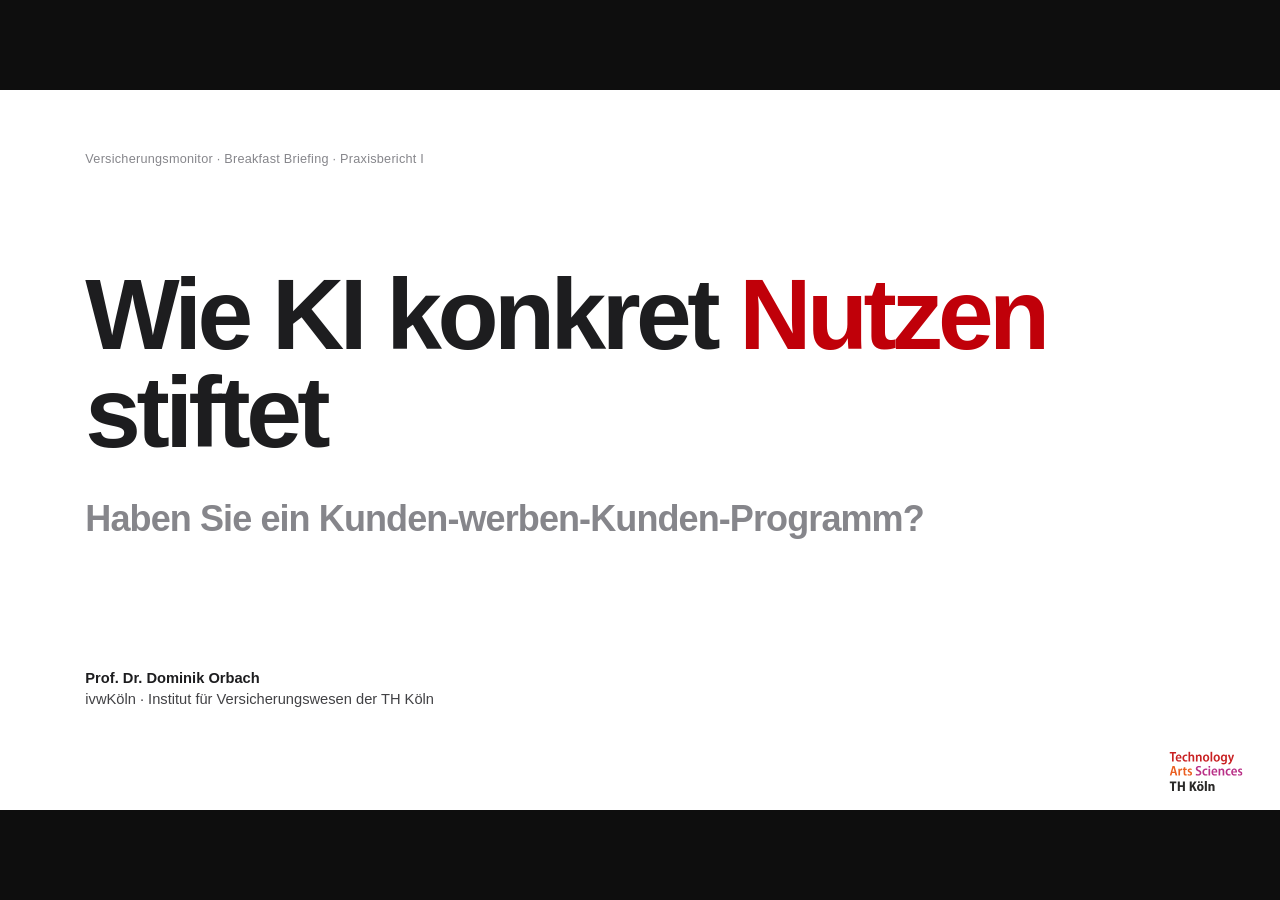
<file: index.html>
<!doctype html>
<html lang="de">
<head>
<meta charset="utf-8">
<meta name="robots" content="noindex, nofollow">
<meta name="viewport" content="width=device-width, initial-scale=1">
<title>Wie KI konkret Nutzen stiftet</title>
<link rel="stylesheet" href="assets/deck.css?v=2">
<style>
:root { --font: -apple-system, BlinkMacSystemFont, "SF Pro Display", "Helvetica Neue", Helvetica, Arial, sans-serif; --ink:#1d1d1f; --ink-2:#424245; --muted:#86868b; --line:#d2d2d7; --hair:#e8e8ed; --acc:#C00009; }
#stage, .slide { font-family: var(--font); }
.slide { padding: 92px 128px 150px; --c: var(--acc); }
.slide[data-chapter] { --c: var(--acc); }
.kicker { font-size: 19px; font-weight: 500; letter-spacing: .02em; text-transform: none; color: var(--muted); gap: 0; }
.kicker::before { display: none !important; content: none !important; }
.slide h2 { font-size: 58px; font-weight: 600; letter-spacing: -.025em; line-height: 1.06; margin-top: 10px; }
.slide h2 em, .slide h1 em { color: var(--acc); }
.source { font-size: 15px; color: var(--muted); position: absolute; left: 128px; right: 128px; bottom: 128px; text-align: left; }
#footer { bottom: 28px; height: 60px; }
#logo, #logo-white { height: 60px; }
#footer .meta { font-size: 16px; }
#footer .meta b { font-weight: 600; }
#progress .bar { height: 3px; border-radius: 0; } #progress .bar i { border-radius: 0; }
#progress .seg .lbl { font-size: 13px; font-weight: 500; letter-spacing: .02em; text-transform: none; }
#slideno { font-size: 16px; }
.step { transform: none; }
.rule { border-top: 1px solid var(--ink); }
.num-xl { font-size: 128px; font-weight: 600; letter-spacing: -.045em; line-height: .95; font-variant-numeric: tabular-nums; }
.num-l { font-size: 76px; font-weight: 600; letter-spacing: -.04em; line-height: 1; font-variant-numeric: tabular-nums; }
.lbl { font-size: 22px; line-height: 1.35; color: var(--ink-2); }
.small { font-size: 17px; line-height: 1.4; color: var(--muted); }
.acc { color: var(--acc); }

/* Einstieg */
.opener h1 { font-size: 132px; line-height: .98; font-weight: 600; letter-spacing: -.045em; max-width: 1500px; margin-top: 150px; }
.opener .sub { font-size: 30px; line-height: 1.35; color: var(--ink-2); margin-top: 64px; max-width: 1100px; }
.opener .who { position: absolute; left: 128px; bottom: 150px; font-size: 22px; line-height: 1.45; color: var(--ink-2); }
.opener .who b { color: var(--ink); font-weight: 600; }

/* ivwKöln */
.ivw-img { position: absolute; left: 70px; top: 230px; width: 760px; }
.ivw-head { position: absolute; left: 900px; right: 128px; top: 210px; }
.ivw-head .t1 { font-size: 46px; font-weight: 600; letter-spacing: -.02em; }
.ivw-head .t1 b { font-weight: 700; }
.ivw-head .t2 { font-size: 38px; font-weight: 600; letter-spacing: -.02em; line-height: 1.1; margin-top: 6px; }
.ivw-head .t3 { font-size: 32px; color: var(--ink-2); margin-top: 10px; }
.ivw-grid { position: absolute; left: 900px; right: 128px; top: 470px; display: grid; grid-template-columns: repeat(3, 1fr); column-gap: 40px; }
.ivw-grid .col h4 { margin: 0 0 6px; font-size: 18px; font-weight: 600; padding-bottom: 10px; border-bottom: 1px solid var(--ink); }
.ivw-grid .k { padding: 14px 0 12px; border-bottom: 1px solid var(--hair); }
.ivw-grid .k .v { font-size: 44px; font-weight: 600; letter-spacing: -.03em; line-height: 1; }
.ivw-grid .k .t { font-size: 17px; line-height: 1.3; color: var(--ink-2); margin-top: 6px; }

/* NPS */
.nps { position: absolute; left: 128px; right: 128px; top: 250px; display: grid; grid-template-columns: repeat(3, 1fr); column-gap: 56px; }
.nps .co { border-top: 1px solid var(--ink); padding-top: 14px; }
.nps .co h3 { font-size: 34px; font-weight: 600; letter-spacing: -.02em; }
.nps .co .mt { font-size: 18px; color: var(--muted); margin-top: 4px; height: 48px; line-height: 1.3; }
.nps .co svg { display: block; width: 100%; height: 230px; margin-top: 6px; }
.nps .co .big { display: flex; align-items: baseline; gap: 16px; margin-top: 8px; }
.nps .co .big .v { font-size: 64px; font-weight: 600; letter-spacing: -.04em; line-height: 1; }
.nps .co .big .f { font-size: 26px; color: var(--muted); }
.nps .co .ib { margin-top: 22px; padding-top: 12px; border-top: 1px solid var(--hair); font-size: 20px; line-height: 1.4; color: var(--ink-2); }
.nps .co .ib b { color: var(--ink); font-weight: 600; font-size: 30px; letter-spacing: -.02em; }
.punch { position: absolute; left: 128px; right: 128px; bottom: 170px; font-size: 32px; font-weight: 600; letter-spacing: -.015em; line-height: 1.25; }

/* Nutzen */
.nz { position: absolute; left: 128px; right: 128px; top: 300px; display: grid; grid-template-columns: 1fr 1fr 1fr 1fr; column-gap: 40px; }
.nz .h { font-size: 18px; font-weight: 600; padding-bottom: 10px; border-bottom: 1px solid var(--ink); }
.nz .h span { color: var(--muted); font-weight: 400; }
.nz .it { padding: 16px 0 14px; border-bottom: 1px solid var(--hair); min-height: 128px; }
.nz .it .c { font-size: 15px; font-weight: 600; color: var(--acc); letter-spacing: .02em; }
.nz .it h3 { font-size: 27px; font-weight: 600; letter-spacing: -.015em; margin-top: 4px; line-height: 1.15; }
.nz .it p { margin: 6px 0 0; font-size: 18px; line-height: 1.35; color: var(--ink-2); }
.formula { position: absolute; left: 128px; right: 128px; top: 222px; font-size: 26px; color: var(--ink-2); }
.formula b { color: var(--ink); font-weight: 600; }

/* Beschwerden */
.bw-l { position: absolute; left: 128px; width: 600px; top: 250px; }
.bw-l .blk { border-top: 1px solid var(--ink); padding: 16px 0 26px; }
.bw-l .blk .t { font-size: 21px; line-height: 1.35; color: var(--ink-2); margin-top: 8px; }
.bw-r { position: absolute; left: 800px; right: 128px; top: 250px; }
.bw-r table { width: 100%; border-collapse: collapse; }
.bw-r th { text-align: left; font-size: 16px; font-weight: 600; color: var(--muted); padding: 0 16px 10px 0; border-bottom: 1px solid var(--ink); }
.bw-r td { padding: 10px 16px 10px 0; border-bottom: 1px solid var(--hair); vertical-align: top; font-size: 19px; line-height: 1.3; color: var(--ink-2); }
.bw-r td.c { font-weight: 600; color: var(--acc); width: 44px; }
.bw-r td.n { font-weight: 600; color: var(--ink); font-size: 22px; width: 330px; }
.bw-r td.d { white-space: nowrap; width: 90px; }

/* Radar und Liste */
.rl { position: absolute; inset: 0; }
.rl .bg { position: absolute; left: 0; top: 0; width: 1920px; height: 1080px; transition: opacity .6s ease; }
.rl.list .bg { opacity: 0; }
.rl .d, .rl .no { position: absolute; left: var(--rx); top: var(--ry); transform: translate(-50%, -50%);
  transition: left .9s cubic-bezier(.65,0,.35,1) calc(var(--i) * 22ms), top .9s cubic-bezier(.65,0,.35,1) calc(var(--i) * 22ms), color .4s; }
.rl.list .d, .rl.list .no { left: var(--lx); top: var(--ly); }
.rl .d { width: 16px; height: 16px; border-radius: 50%; background: var(--sc); z-index: 2; }
.rl .no { font-size: 17px; font-weight: 600; color: var(--ink-2); font-variant-numeric: tabular-nums; }
.rl .ls { position: absolute; opacity: 0; transition: opacity .5s ease .7s; }
.rl.list .ls { opacity: 1; }
.rl.static .d, .rl.static .no, .rl.static .ls, .rl.static .bg { transition: none; }
.rl .nm { font-size: 18px; color: var(--ink); white-space: nowrap; transform: translateY(-50%); }
.rl .vl { font-size: 16px; color: var(--muted); transform: translateY(-50%); font-variant-numeric: tabular-nums; }
.rl .rw { height: 1px; background: var(--hair); left: 128px; right: 128px; }
.rl .thr { width: 0; border-left: 1px dashed var(--acc); }
.rl .tk { font-size: 14px; color: var(--muted); transform: translateX(-50%); }
.rl .sech { font-size: 13px; font-weight: 600; color: var(--muted); letter-spacing: .02em; transform: translateY(-50%); }
.rlc .cx { position: absolute; opacity: 0; transition: opacity .35s ease calc(var(--j) * 70ms); }
.rlc.cols .cx { opacity: 1; }
.rlc .ch { text-align: center; transform: translateX(-50%); }
.rlc .ch b { display: block; font-size: 17px; font-weight: 600; }
.rlc .ch span { display: block; font-size: 13px; line-height: 1.15; color: var(--ink-2); margin-top: 3px; }
.rlc .gh { font-size: 15px; font-weight: 600; border-bottom: 1px solid var(--ink); padding-bottom: 6px; }
.rlc .m { width: 14px; height: 14px; border-radius: 50%; transform: translate(-50%, -50%); }
.rlc .m.p { background: var(--ink); }
.rlc .m.s { box-shadow: inset 0 0 0 2px #a1a1a6; }
.rlc .sm { font-size: 18px; font-weight: 600; transform: translate(-50%, -50%); font-variant-numeric: tabular-nums; }
.rlc .sml { font-size: 15px; font-weight: 600; transform: translateY(-50%); }
.rside { position: absolute; left: 1120px; right: 128px; top: 250px; }
.rside .st { border-top: 1px solid var(--ink); padding: 14px 0 22px; }
.rside .sec { display: grid; grid-template-columns: 22px 1fr auto; gap: 10px; align-items: center; font-size: 20px; padding: 7px 0; border-bottom: 1px solid var(--hair); }
.rside .sec i { width: 14px; height: 14px; border-radius: 50%; display: block; }
.rside .sec span { color: var(--muted); font-variant-numeric: tabular-nums; }

/* Erkenntnis 1 */
.k1 { position: absolute; left: 128px; right: 128px; top: 260px; display: grid; grid-template-columns: repeat(3, 1fr); column-gap: 56px; }
.k1 > div { border-top: 1px solid var(--ink); padding-top: 14px; }
.k1 .lbl { margin-top: 10px; }
.k1t { position: absolute; left: 128px; right: 128px; top: 560px; }
.k1t table { width: 100%; border-collapse: collapse; }
.k1t th { text-align: left; font-size: 16px; font-weight: 600; color: var(--muted); padding: 0 20px 10px 0; border-bottom: 1px solid var(--ink); }
.k1t td { padding: 12px 20px 12px 0; border-bottom: 1px solid var(--hair); font-size: 20px; line-height: 1.3; color: var(--ink-2); vertical-align: top; }
.k1t td b { color: var(--ink); font-weight: 600; }
.k1t td .cd { font-weight: 600; color: var(--acc); }

/* Häufigkeit */
.fq { position: absolute; left: 128px; width: 1040px; top: 250px; }
.fq h4 { margin: 0; font-size: 18px; font-weight: 600; padding-bottom: 8px; border-bottom: 1px solid var(--ink); }
.fq .r { display: grid; grid-template-columns: 56px 230px 1fr 40px; align-items: center; height: 31px; border-bottom: 1px solid var(--hair); font-size: 18px; transition: opacity .5s; }
.fq .r .c { font-weight: 600; color: var(--muted); }
.fq .r .t { white-space: nowrap; }
.fq .r .bar { display: flex; height: 14px; }
.fq .r .bar i { display: block; width: 52px; height: 14px; margin-right: 4px; background: var(--ink); transition: background .5s; }
.fq .r .bar i.s { background: none; box-shadow: inset 0 0 0 1.5px #a1a1a6; }
.fq .r .n { text-align: right; font-weight: 600; font-variant-numeric: tabular-nums; }
.fq.hlt .r:not(.on) { opacity: .3; }
.fq.hlt .r.on .bar i:not(.s) { background: var(--acc); }
.fq.hlt .r.on .c { color: var(--acc); }
.fq .gap { height: 26px; }
.fqs { position: absolute; left: 1260px; right: 128px; top: 250px; }
.fqs .it { border-top: 1px solid var(--ink); padding: 14px 0 24px; }
.fqs .it h3 { font-size: 30px; font-weight: 600; letter-spacing: -.02em; }
.fqs .it p { margin: 8px 0 0; font-size: 20px; line-height: 1.38; color: var(--ink-2); }

/* Ebenen */
.eb { position: absolute; left: 128px; width: 560px; top: 250px; }
.eb .e { border-top: 1px solid var(--ink); padding: 12px 0 18px; display: grid; grid-template-columns: 1fr auto; align-items: end; }
.eb .e .t { font-size: 24px; font-weight: 600; }
.eb .e .s { font-size: 17px; color: var(--muted); margin-top: 4px; }
.eb .e .num-l { font-size: 68px; }
.dp { position: absolute; left: 780px; right: 128px; top: 250px; }
.dp .ax { position: relative; height: 34px; margin-left: 300px; border-bottom: 1px solid var(--ink); }
.dp .ax span { position: absolute; bottom: 6px; transform: translateX(-50%); font-size: 15px; color: var(--muted); }
.dp .r { position: relative; display: grid; grid-template-columns: 300px 1fr; align-items: center; height: 29px; border-bottom: 1px solid var(--hair); font-size: 17px; }
.dp .r .t { white-space: nowrap; overflow: hidden; }
.dp .r .t b { font-weight: 600; margin-right: 8px; }
.dp .r .tr { position: relative; height: 100%; }
.dp .r .tr i { position: absolute; top: 50%; width: 14px; height: 14px; border-radius: 50%; background: var(--ink); transform: translate(-50%, -50%); }
.dp .r.gap .tr i { background: var(--acc); }
.dp .r.gap .t { color: var(--acc); }
.dp .r .tr em { position: absolute; top: 50%; transform: translateY(-50%); font-style: normal; font-size: 15px; color: var(--muted); font-variant-numeric: tabular-nums; }
.dp .thr { position: absolute; top: 0; bottom: 0; border-left: 1px dashed var(--acc); }
.dp .grp { font-size: 15px; font-weight: 600; color: var(--muted); padding: 12px 0 4px; }

/* Schluss */
.close1 { font-size: 64px; font-weight: 600; letter-spacing: -.03em; line-height: 1.1; max-width: 1560px; margin-top: 70px; }
.close1 span { display: block; }
.close2 { font-size: 104px; font-weight: 600; letter-spacing: -.045em; line-height: 1; color: var(--acc); margin-top: 70px; max-width: 1500px; }
.close3 { position: absolute; left: 128px; bottom: 150px; font-size: 22px; line-height: 1.5; color: var(--ink-2); }
.close3 b { color: var(--ink); font-weight: 600; }

/* Quellen */
.lit { position: absolute; left: 128px; right: 128px; top: 230px; display: grid; grid-template-columns: repeat(3, 1fr); column-gap: 48px; }
.lit h3 { font-size: 18px; font-weight: 600; border-bottom: 1px solid var(--ink); padding-bottom: 8px; margin-bottom: 10px; }
.lit ul { list-style: none; margin: 0; padding: 0; }
.lit li { font-size: 15.5px; line-height: 1.38; color: var(--ink-2); margin-bottom: 9px; }

/* Fassung C2 */
.opener h1 { font-size: 150px; }
.opener .sub { max-width: 1664px; font-size: 54px; font-weight: 600; letter-spacing: -.025em; color: var(--muted); margin-top: 48px; }
.ivw-grid.big { top: 500px; }
.ivw-grid.big .k { padding: 20px 0 22px; }
.ivw-grid.big .k .v { font-size: 76px; letter-spacing: -.04em; }
.ivw-grid.big .k .t { font-size: 22px; margin-top: 10px; }
.np-l { position: absolute; left: 128px; width: 800px; top: 250px; }
.np-l svg { width: 760px; height: 440px; display: block; margin-top: 10px; }
.np-l .h, .np-r .h, .cg-l .h, .hp-l .h, .hp-r .h, .wz .h { font-size: 18px; font-weight: 600; padding-bottom: 10px; border-bottom: 1px solid var(--ink); }
.np-l .src, .np-r .src { font-size: 15px; color: var(--muted); margin-top: 10px; }
.np-r { position: absolute; left: 1020px; right: 128px; top: 250px; }
.np-r .ib { display: grid; grid-template-columns: 210px 1fr; align-items: center; padding: 22px 0; border-bottom: 1px solid var(--hair); }
.np-r .rk { display: flex; align-items: baseline; gap: 12px; }
.np-r .rk .no { font-size: 88px; font-weight: 600; letter-spacing: -.045em; line-height: 1; }
.np-r .rk .dl { font-size: 22px; font-weight: 600; color: var(--acc); }
.np-r .co { font-size: 34px; font-weight: 600; letter-spacing: -.02em; }
.np-r .tx { font-size: 19px; color: var(--ink-2); margin-top: 6px; line-height: 1.35; }
.punch { bottom: 170px; font-size: 44px; letter-spacing: -.02em; }
.punch em { font-style: normal; color: var(--acc); }
.steps3 { position: absolute; left: 128px; right: 128px; top: 330px; display: grid; grid-template-columns: repeat(3, 1fr); column-gap: 56px; }
.steps3 > div { border-top: 1px solid var(--ink); padding-top: 20px; }
.steps3 .n { font-size: 200px; font-weight: 600; letter-spacing: -.06em; line-height: .85; color: var(--acc); }
.steps3 h3 { font-size: 40px; font-weight: 600; letter-spacing: -.02em; margin-top: 30px; line-height: 1.1; }
.steps3 p { font-size: 23px; line-height: 1.4; color: var(--ink-2); margin: 14px 0 0; }
.radar-img { position: absolute; left: 40px; top: 205px; width: 1000px; height: 774px; }
.rleg { position: absolute; left: 1060px; right: 110px; top: 226px; display: grid; grid-template-columns: 1fr 1fr; column-gap: 30px; align-content: start; }
.rleg .rst { grid-column: span 2; margin-bottom: 6px; }
.rst { display: grid; grid-template-columns: 1fr 1fr; border-top: 1px solid var(--ink); padding: 8px 0 12px; }
.rst > div { display: flex; align-items: baseline; gap: 12px; }
.rst .num-l { font-size: 52px; } .rst .lbl { font-size: 17px; }
.rsec { margin-top: 8px; }
.rsh { font-size: 15px; font-weight: 600; padding: 4px 0 3px; border-bottom: 1px solid var(--hair); }
.rd { display: grid; grid-template-columns: 30px 1fr 40px; align-items: center; height: 24px; font-size: 16.5px; }
.rd .rn { width: 22px; height: 22px; border-radius: 50%; color: #fff; font-size: 12px; font-weight: 700; display: flex; align-items: center; justify-content: center; }
.rd .rv { text-align: right; color: var(--muted); font-variant-numeric: tabular-nums; }
.nz2 { position: absolute; left: 128px; right: 128px; top: 296px; display: grid; grid-template-columns: 1fr 1fr 1fr 1fr; column-gap: 40px; }
.nz2 .lv { border-top: 4px solid var(--lc); }
.nz2 .lh { padding: 12px 0 10px; }
.nz2 .lh b { display: block; font-size: 20px; font-weight: 600; color: var(--lc); }
.nz2 .lh span { display: block; font-size: 30px; font-weight: 600; letter-spacing: -.02em; margin-top: 2px; }
.nz2 .two { display: grid; grid-template-columns: 1fr 1fr; column-gap: 40px; }
.nz2 .it { display: grid; grid-template-columns: 62px 1fr; padding: 13px 0 12px; border-top: 1px solid var(--hair); }
.nz2 .it .c { font-size: 20px; font-weight: 600; color: var(--lc); padding-top: 3px; }
.nz2 .it h3 { font-size: 25px; font-weight: 600; letter-spacing: -.015em; line-height: 1.15; }
.nz2 .it p { margin: 5px 0 0; font-size: 17px; line-height: 1.35; color: var(--muted); font-style: italic; }
.nz2 .lvn { font-size: 19px; line-height: 1.45; color: var(--ink-2); margin-top: 40px; padding-top: 16px; border-top: 1px solid var(--ink); }
.agg { position: absolute; left: 128px; right: 128px; top: 250px; display: grid; align-items: center; }
.agg .gh { font-size: 15px; font-weight: 600; border-bottom: 1px solid var(--ink); padding-bottom: 6px; margin: 0 4px; }
.agg .hh { font-size: 15px; font-weight: 600; color: var(--muted); align-self: end; padding-bottom: 8px; }
.agg .ch { text-align: center; padding: 10px 0 10px; align-self: end; }
.agg .ch b { display: block; font-size: 17px; font-weight: 600; }
.agg .ch span { display: block; font-size: 12.5px; line-height: 1.15; color: var(--ink-2); margin-top: 3px; }
.agg .sn { font-size: 23px; font-weight: 600; letter-spacing: -.01em; height: 96px; display: flex; flex-direction: column; justify-content: center; border-top: 1px solid var(--hair); padding-left: 26px; position: relative; }
.agg .sn i { position: absolute; left: 0; top: 50%; width: 14px; height: 14px; border-radius: 50%; transform: translateY(-50%); }
.agg .sn small { font-size: 15px; font-weight: 400; color: var(--muted); margin-top: 2px; }
.agg .sv { font-size: 30px; font-weight: 600; text-align: right; padding-right: 14px; height: 96px; line-height: 96px; border-top: 1px solid var(--hair); font-variant-numeric: tabular-nums; }
.agg .ac { height: 96px; display: flex; align-items: center; justify-content: center; border-top: 1px solid var(--hair); }
.agg .sep { height: 96px; }
.agg .bub { border-radius: 50%; background: var(--ink); color: #fff; font-size: 17px; font-weight: 600; display: flex; align-items: center; justify-content: center; }
.agg .rg { width: 14px; height: 14px; border-radius: 50%; box-shadow: inset 0 0 0 2px #a1a1a6; }
.kf { position: absolute; left: 128px; right: 128px; top: 262px; display: grid; grid-template-columns: repeat(3, 1fr); column-gap: 56px; }
.kf > div { border-top: 1px solid var(--ink); padding-top: 14px; }
.kf .l { font-size: 72px; font-weight: 300; line-height: 1; color: var(--muted); }
.kf h3 { font-size: 36px; font-weight: 600; letter-spacing: -.02em; margin-top: 10px; line-height: 1.1; min-height: 80px; }
.kf .kn, .wz .kn { display: grid; grid-template-columns: 150px 1fr; align-items: center; column-gap: 16px; padding: 16px 0; border-bottom: 1px solid var(--hair); }
.kf .kn span:last-child, .wz .kn span:last-child { font-size: 19px; line-height: 1.35; color: var(--ink-2); }
.kf .kn .num-l { font-size: 64px; }
.kf p { font-size: 19px; color: var(--muted); margin: 14px 0 0; line-height: 1.4; }
.kf .gap .l, .kf .gap h3, .kf .gap .num-l { color: var(--acc); }
.cg-l { position: absolute; left: 128px; width: 940px; top: 262px; }
.loop { display: flex; align-items: center; gap: 14px; margin-top: 22px; }
.loop > div { flex: 1; font-size: 28px; font-weight: 600; letter-spacing: -.015em; }
.loop > div span { display: block; font-size: 16px; font-weight: 600; color: var(--acc); margin-bottom: 4px; }
.loop i { font-style: normal; font-size: 30px; color: var(--muted); }
.uc6 { display: grid; grid-template-columns: repeat(3, 1fr); column-gap: 32px; }
.uc6 div { font-size: 25px; padding: 16px 0; border-bottom: 1px solid var(--hair); }
.cg-r { position: absolute; left: 1180px; right: 128px; top: 262px; }
.cg-r .m { border-top: 1px solid var(--ink); padding: 12px 0 22px; }
.cg-r .num-xl { font-size: 104px; }
.cg-r .lbl { margin-top: 6px; }
.hp-l { position: absolute; left: 128px; width: 900px; top: 262px; }
.hs { display: grid; grid-template-columns: 56px 190px 1fr; align-items: baseline; padding: 20px 0; border-bottom: 1px solid var(--hair); }
.hs .n { font-size: 34px; font-weight: 600; color: var(--acc); }
.hs b { font-size: 30px; font-weight: 600; letter-spacing: -.015em; }
.hs .t { font-size: 22px; color: var(--ink-2); line-height: 1.35; }
.hp-r { position: absolute; left: 1120px; right: 128px; top: 262px; }
.hp-r .bb { font-size: 21px; line-height: 1.4; color: var(--ink-2); padding: 14px 0; border-bottom: 1px solid var(--hair); }
.hp-r .bb b { color: var(--ink); font-weight: 600; }
.hp-r .pre { display: grid; grid-template-columns: 1fr 1fr; column-gap: 28px; margin-top: 12px; }
.hp-r .pre b { display: block; font-size: 34px; font-weight: 600; letter-spacing: -.02em; color: var(--acc); }
.hp-r .pre span { display: block; font-size: 19px; line-height: 1.35; color: var(--ink-2); margin-top: 6px; }
.wz { position: absolute; left: 128px; right: 128px; top: 262px; display: grid; grid-template-columns: 1fr 1fr; column-gap: 80px; }
.wz h3 { font-size: 30px; font-weight: 600; letter-spacing: -.015em; margin-top: 18px; line-height: 1.15; }
.wz p { font-size: 21px; line-height: 1.42; color: var(--ink-2); margin: 12px 0 0; }
.wz ul { margin: 14px 0 0; padding-left: 24px; font-size: 21px; line-height: 1.55; color: var(--ink-2); }
.wz .kn { grid-template-columns: 250px 1fr; }
.wz .kn .num-l { font-size: 58px; }
.wz .kn .num-xl { font-size: 110px; white-space: nowrap; }
.wz .kn.big { grid-template-columns: 330px 1fr; }
.wz .q { font-size: 28px; font-weight: 600; color: var(--ink); letter-spacing: -.015em; margin-top: 26px; line-height: 1.25; }
.tl3 { position: absolute; left: 128px; right: 128px; top: 250px; display: grid; grid-template-columns: repeat(3, 1fr); column-gap: 56px; }
.tl3 .ln { position: absolute; left: 0; right: 0; top: 74px; height: 2px; background: linear-gradient(90deg, #d2d2d7, var(--acc)); }
.tl3 .p { position: relative; }
.tl3 .y { font-size: 52px; font-weight: 600; letter-spacing: -.03em; height: 74px; }
.tl3 .p::before { content: ""; position: absolute; left: 0; top: 66px; width: 18px; height: 18px; border-radius: 50%; background: var(--acc); }
.tl3 h3 { font-size: 34px; font-weight: 600; margin-top: 34px; letter-spacing: -.02em; }
.tl3 p { font-size: 21px; line-height: 1.4; color: var(--ink-2); margin: 8px 0 0; }
.reco { position: absolute; left: 128px; right: 128px; top: 560px; font-size: 38px; font-weight: 600; letter-spacing: -.02em; line-height: 1.2; margin: 0; }
.reco em { font-style: normal; color: var(--acc); }
.slide .close2 { position: absolute; left: 128px; right: 128px; top: 700px; margin: 0; font-size: 84px; color: var(--ink); }
.ivw-head2 { position: absolute; left: 128px; right: 128px; top: 150px; }
.ivw-head2 .t1 { font-size: 68px; font-weight: 600; letter-spacing: -.02em; } .ivw-head2 .t1 b { font-weight: 700; }
.ivw-head2 .t2 { font-size: 50px; font-weight: 600; letter-spacing: -.025em; line-height: 1.1; margin-top: 8px; }
.ivw-head2 .t3 { font-size: 34px; color: var(--ink-2); margin-top: 14px; }
.ivw-img2 { position: absolute; left: 110px; top: 440px; width: 640px; }
.ivw3 { position: absolute; left: 1000px; right: 128px; top: 430px; }
.ivw3 .r { border-top: 1px solid var(--ink); padding: 12px 0 22px; }
.ivw3 h4 { margin: 0; font-size: 20px; font-weight: 600; }
.ivw3 .v { font-size: 68px; font-weight: 600; letter-spacing: -.045em; line-height: 1; margin-top: 8px; }
.ivw3 .t { font-size: 21px; line-height: 1.3; color: var(--ink-2); margin-top: 6px; }
.slide h2 .h2s { display: block; font-size: 34px; font-weight: 500; color: var(--muted); letter-spacing: -.01em; margin-top: 14px; }
.rl .d { width: 32px; height: 32px; box-shadow: 0 0 0 2px #fff; transition: left .9s cubic-bezier(.65,0,.35,1) calc(var(--i) * 22ms), top .9s cubic-bezier(.65,0,.35,1) calc(var(--i) * 22ms), width .6s, height .6s; }
.rl.list .d { width: 16px; height: 16px; box-shadow: none; }
.rl .no { z-index: 3; color: #fff; font-size: 14px; font-weight: 700; }
.rl.list .no { color: var(--ink-2); font-size: 17px; font-weight: 600; }
.rl .no { transition: left .9s cubic-bezier(.65,0,.35,1) calc(var(--i) * 22ms), top .9s cubic-bezier(.65,0,.35,1) calc(var(--i) * 22ms), color .4s, font-size .6s; }
.zhl { position: absolute; z-index: 0; background: rgba(192,0,9,.08); box-shadow: inset 0 0 0 2px var(--acc); opacity: 0; transition: opacity .5s; pointer-events: none; }
.zhl.on { opacity: 1; }
.rl.static .d, .rl.static .no { transition: none; }
.kb-img { position: absolute; left: 0; top: 0; width: 1920px; height: 1080px; object-fit: cover; object-position: center top; }
.kb { position: absolute; left: 128px; width: 640px; top: 92px; }
.kb h2 { font-size: 62px; }
.kb-l { font-size: 28px; color: var(--ink-2); margin: 40px 0 10px; }
.kb-r { display: grid; grid-template-columns: 96px 1fr; align-items: baseline; padding: 16px 0; border-top: 1px solid rgba(0,0,0,.18); }
.kb-r .pp { font-size: 52px; font-weight: 700; color: var(--acc); letter-spacing: -.02em; line-height: 1; }
.kb-r .tt { font-size: 38px; font-weight: 600; letter-spacing: -.02em; line-height: 1.1; }
.kb-r .tt small { display: block; font-size: 17px; font-weight: 400; color: var(--ink-2); letter-spacing: 0; margin-top: 6px; }
.tiles { position: absolute; left: 128px; right: 128px; top: 270px; bottom: 190px; display: grid; grid-template-columns: repeat(3, minmax(0, 1fr)); column-gap: 32px; }
.tile { background: #f5f5f7; border-radius: 22px; padding: 30px 34px; position: relative; }
.tile .tn { font-size: 20px; font-weight: 700; color: #fff; background: var(--acc); width: 38px; height: 38px; border-radius: 50%; display: flex; align-items: center; justify-content: center; }
.tile h3 { font-size: 31px; font-weight: 600; letter-spacing: -.02em; line-height: 1.12; margin-top: 16px; }
.ucr { display: grid; grid-template-columns: 38px 1fr auto; align-items: center; padding: 11px 0; border-bottom: 1px solid #e0e0e5; font-size: 22px; }
.ucr:first-of-type { margin-top: 14px; }
.ucr .rn { width: 26px; height: 26px; border-radius: 50%; color: #fff; font-size: 13px; font-weight: 700; display: flex; align-items: center; justify-content: center; }
.ucr .v { font-weight: 600; font-variant-numeric: tabular-nums; }
.tile .tf { font-size: 15px; color: var(--muted); margin: 14px 0 0; }
.cflow { margin-top: 18px; }
.cfs { display: grid; grid-template-columns: 130px 1fr; align-items: center; background: #fff; border-radius: 14px; padding: 13px 18px; }
.cfs b { font-size: 27px; font-weight: 600; letter-spacing: -.015em; }
.cfs span { font-size: 17px; line-height: 1.3; color: var(--ink-2); }
.cfa { height: 22px; width: 2px; background: var(--acc); margin-left: 46px; position: relative; }
.cfa::after { content: ""; position: absolute; left: -5px; bottom: -2px; border: 6px solid transparent; border-top: 7px solid var(--acc); border-bottom: 0; }
.ud { display: grid; grid-template-columns: 1fr 1fr; gap: 12px; margin-top: 20px; }
.ud > div { background: #fff; border-radius: 14px; padding: 12px 14px; display: flex; align-items: center; gap: 12px; }
.ud i { font-style: normal; font-size: 36px; font-weight: 700; line-height: 1; }
.ud .up i { color: #1a7f37; } .ud .dn i { color: var(--acc); }
.ud span { font-size: 15px; color: var(--muted); font-weight: 600; } .ud span b { display: block; font-size: 19px; color: var(--ink); line-height: 1.2; }
.kpi { margin-top: 18px; }
.kpi > div { display: grid; grid-template-columns: 130px 1fr; align-items: baseline; padding: 9px 0; border-top: 1px solid #e0e0e5; }
.kpi b { font-size: 38px; font-weight: 600; letter-spacing: -.03em; }
.kpi span { font-size: 17px; color: var(--ink-2); line-height: 1.3; }
.tiles.ind { top: 320px; }
.tile .tq { font-size: 21px; color: var(--ink-2); margin: 8px 0 0; line-height: 1.35; }
.tile .rf { display: grid; grid-template-columns: 120px 1fr; align-items: center; column-gap: 12px; margin-top: 22px; padding: 14px 0; border-top: 1px solid #e0e0e5; border-bottom: 1px solid #e0e0e5; }
.tile .rf .num-l { font-size: 60px; color: var(--acc); }
.tile .rf span:last-child { font-size: 16px; line-height: 1.35; color: var(--ink-2); }
.tile .ex { font-size: 20px; line-height: 1.42; color: var(--ink-2); margin: 18px 0 0; }
.tile .ex b { color: var(--ink); font-weight: 600; }
.um { position: absolute; left: 128px; right: 128px; top: 262px; display: grid; grid-template-columns: 1fr 1fr; column-gap: 80px; }
.uh { display: flex; align-items: center; gap: 16px; font-size: 32px; font-weight: 600; letter-spacing: -.02em; padding-bottom: 16px; border-bottom: 1px solid var(--ink); }
.uh span { width: 46px; height: 46px; border-radius: 50%; background: var(--acc); color: #fff; font-size: 24px; display: flex; align-items: center; justify-content: center; flex: none; }
.ly { display: grid; grid-template-columns: 170px 1fr; align-items: center; margin-top: 20px; background: #f5f5f7; border-radius: 18px; padding: 30px 30px; }
.ly b { font-size: 46px; font-weight: 600; letter-spacing: -.03em; }
.ly span { font-size: 22px; line-height: 1.35; color: var(--ink-2); }
.venn svg { display: block; width: 620px; height: 531px; margin: 6px auto 0; }
.wk { position: absolute; left: 128px; right: 128px; top: 300px; display: grid; grid-template-columns: auto 1fr auto 1fr auto 1fr auto; align-items: start; }
.wn { width: 330px; display: flex; flex-direction: column; align-items: center; text-align: center; }
.wn .c { border-radius: 50%; display: flex; flex-direction: column; align-items: center; justify-content: center; font-weight: 600; letter-spacing: -.02em; line-height: 1.12; }
.wn .c b { font-weight: 700; }
.wn .c1 { width: 250px; height: 250px; margin-top: 45px; background: #f5f5f7; font-size: 32px; }
.wn .c2 { width: 290px; height: 290px; margin-top: 25px; box-shadow: inset 0 0 0 3px var(--ink); font-size: 31px; gap: 10px; }
.wn .c2 b { color: var(--acc); }
.wn .c3 { width: 300px; height: 300px; margin-top: 20px; background: var(--ink); color: #fff; font-size: 64px; }
.wn .c4 { width: 340px; height: 340px; background: var(--acc); color: #fff; font-size: 40px; }
.wn p { font-size: 21px; line-height: 1.35; color: var(--ink-2); margin: 24px 0 0; max-width: 300px; }
.wa { height: 2px; background: var(--line); margin: 170px 10px 0; position: relative; }
.wa::after { content: ""; position: absolute; right: -2px; top: -7px; border: 8px solid transparent; border-left: 12px solid var(--line); border-right: 0; }
.rb .rbs { position: absolute; left: 40px; top: 205px; width: 1000px; height: 774px; }
.rb .L1, .rb .L2, .rb .L3, .rb .L4 { opacity: 0; transition: opacity .6s ease; }
.rb:has(.m1.on) .L1, .rb:has(.m2.on) .L2, .rb:has(.m3.on) .L3, .rb:has(.m4.on) .L4 { opacity: 1; }
.rb:has(.m4.on) .L2a, .rb:has(.m2.on) .Lp0, .rb:has(.m4.on) .rxe { opacity: 0; }
.rb .Lp0, .rb .rxe { transition: opacity .5s ease; }
.rb .L0 { transition: opacity .6s ease; } .rb:has(.m1.on) .L0 { opacity: 0; }
.rb .mk { display: none; }
.rx0 { position: absolute; left: 1100px; right: 128px; top: 300px; }
.rx0 .h { font-size: 20px; font-weight: 600; padding-bottom: 10px; border-bottom: 1px solid var(--ink); }
.rx0 p { font-size: 26px; line-height: 1.35; color: var(--ink-2); margin: 22px 0 0; }
.rx0 p b { color: var(--ink); font-weight: 600; }
.rxe .ri { display: grid; grid-template-columns: 52px 1fr; align-items: start; padding: 16px 0; border-bottom: 1px solid var(--hair); }
.rxe .bd { width: 34px; height: 34px; border-radius: 50%; background: var(--ink); color: #fff; font-size: 18px; font-weight: 700; display: flex; align-items: center; justify-content: center; }
.rxe .ri span:last-child { font-size: 23px; line-height: 1.3; color: var(--ink-2); }
.rxe .ri b { color: var(--ink); font-weight: 600; }
.rxe .ri em { display: block; font-style: normal; font-size: 40px; font-weight: 600; letter-spacing: -.03em; color: var(--ink); margin-top: 4px; }
.rxe p.rv { font-size: 19px; margin-top: 18px; }
.rxe p.L3 { font-size: 21px; }
.wink { position: absolute; left: 128px; right: 128px; top: 560px; }
.wink .wl { font-size: 24px; font-weight: 500; color: var(--muted); }
.wink .wc { display: flex; align-items: center; gap: 18px; margin-top: 14px; flex-wrap: nowrap; }
.wink .wc span { font-size: 30px; font-weight: 600; letter-spacing: -.02em; background: #f5f5f7; border-radius: 999px; padding: 12px 24px; white-space: nowrap; }
.wink .wc span.k { background: var(--acc); color: #fff; }
.wink .wc i { font-style: normal; font-size: 30px; color: var(--muted); }
.slide .close2 { top: 730px; font-size: 72px; color: var(--ink); max-width: none; white-space: nowrap; }
</style>
</head>
<body>

<!-- Icon-Sprite -->
<svg width="0" height="0" style="position:absolute" aria-hidden="true">
  <defs>
    <symbol id="i-arrow" viewBox="0 0 24 24" fill="none" stroke="currentColor" stroke-width="2.4" stroke-linecap="round" stroke-linejoin="round"><path d="M5 12h14M12 5l7 7-7 7"/></symbol>
    <symbol id="i-bot" viewBox="0 0 24 24" fill="none" stroke="currentColor" stroke-width="2" stroke-linecap="round" stroke-linejoin="round"><rect x="3" y="11" width="18" height="10" rx="2"/><circle cx="12" cy="5" r="2"/><path d="M12 7v4M8 16h.01M16 16h.01"/></symbol>
    <symbol id="i-users" viewBox="0 0 24 24" fill="none" stroke="currentColor" stroke-width="2" stroke-linecap="round" stroke-linejoin="round"><path d="M17 21v-2a4 4 0 0 0-4-4H5a4 4 0 0 0-4 4v2"/><circle cx="9" cy="7" r="4"/><path d="M23 21v-2a4 4 0 0 0-3-3.87M16 3.13a4 4 0 0 1 0 7.75"/></symbol>
    <symbol id="i-trend" viewBox="0 0 24 24" fill="none" stroke="currentColor" stroke-width="2" stroke-linecap="round" stroke-linejoin="round"><path d="M23 6l-9.5 9.5-5-5L1 18"/><path d="M17 6h6v6"/></symbol>
    <symbol id="i-target" viewBox="0 0 24 24" fill="none" stroke="currentColor" stroke-width="2" stroke-linecap="round" stroke-linejoin="round"><circle cx="12" cy="12" r="10"/><circle cx="12" cy="12" r="6"/><circle cx="12" cy="12" r="2"/></symbol>
    <symbol id="i-layers" viewBox="0 0 24 24" fill="none" stroke="currentColor" stroke-width="2" stroke-linecap="round" stroke-linejoin="round"><path d="M12 2L2 7l10 5 10-5-10-5zM2 17l10 5 10-5M2 12l10 5 10-5"/></symbol>
    <symbol id="i-shield" viewBox="0 0 24 24" fill="none" stroke="currentColor" stroke-width="2" stroke-linecap="round" stroke-linejoin="round"><path d="M12 22s8-4 8-10V5l-8-3-8 3v7c0 6 8 10 8 10z"/></symbol>
    <symbol id="i-file" viewBox="0 0 24 24" fill="none" stroke="currentColor" stroke-width="2" stroke-linecap="round" stroke-linejoin="round"><path d="M14 2H6a2 2 0 0 0-2 2v16a2 2 0 0 0 2 2h12a2 2 0 0 0 2-2V8z"/><path d="M14 2v6h6M16 13H8M16 17H8"/></symbol>
    <symbol id="i-spark" viewBox="0 0 24 24" fill="none" stroke="currentColor" stroke-width="2" stroke-linecap="round" stroke-linejoin="round"><path d="M12 3l1.9 5.8L20 11l-6.1 2.2L12 19l-1.9-5.8L4 11l6.1-2.2z"/></symbol>
    <symbol id="i-alert" viewBox="0 0 24 24" fill="none" stroke="currentColor" stroke-width="2" stroke-linecap="round" stroke-linejoin="round"><path d="M10.29 3.86L1.82 18a2 2 0 0 0 1.71 3h16.94a2 2 0 0 0 1.71-3L13.71 3.86a2 2 0 0 0-3.42 0z"/><path d="M12 9v4M12 17h.01"/></symbol>
    <symbol id="i-mail" viewBox="0 0 24 24" fill="none" stroke="currentColor" stroke-width="2" stroke-linecap="round" stroke-linejoin="round"><rect x="2" y="4" width="20" height="16" rx="2"/><path d="M22 6l-10 7L2 6"/></symbol>
    <symbol id="i-chevron-l" viewBox="0 0 24 24" fill="none" stroke="currentColor" stroke-width="2.4" stroke-linecap="round" stroke-linejoin="round"><path d="M15 18l-6-6 6-6"/></symbol>
    <symbol id="i-chevron-r" viewBox="0 0 24 24" fill="none" stroke="currentColor" stroke-width="2.4" stroke-linecap="round" stroke-linejoin="round"><path d="M9 18l6-6-6-6"/></symbol>
    <symbol id="i-grid" viewBox="0 0 24 24" fill="none" stroke="currentColor" stroke-width="2" stroke-linecap="round" stroke-linejoin="round"><rect x="3" y="3" width="7" height="7"/><rect x="14" y="3" width="7" height="7"/><rect x="14" y="14" width="7" height="7"/><rect x="3" y="14" width="7" height="7"/></symbol>
    <symbol id="i-expand" viewBox="0 0 24 24" fill="none" stroke="currentColor" stroke-width="2" stroke-linecap="round" stroke-linejoin="round"><path d="M8 3H5a2 2 0 0 0-2 2v3M21 8V5a2 2 0 0 0-2-2h-3M3 16v3a2 2 0 0 0 2 2h3M16 21h3a2 2 0 0 0 2-2v-3"/></symbol>
    <symbol id="i-monitor" viewBox="0 0 24 24" fill="none" stroke="currentColor" stroke-width="2" stroke-linecap="round" stroke-linejoin="round"><rect x="2" y="3" width="20" height="14" rx="2"/><path d="M8 21h8M12 17v4"/></symbol>
    <symbol id="i-help" viewBox="0 0 24 24" fill="none" stroke="currentColor" stroke-width="2" stroke-linecap="round" stroke-linejoin="round"><circle cx="12" cy="12" r="10"/><path d="M9.09 9a3 3 0 0 1 5.83 1c0 2-3 3-3 3M12 17h.01"/></symbol>
  </defs>
</svg>

<div id="stage">

<section class="slide opener" data-chapter="1" data-nochrome data-title="Titel: Wie KI konkret Nutzen stiftet">
  <div class="kicker">Versicherungsmonitor · Breakfast Briefing · Praxisbericht I</div>
  <h1>Wie KI konkret <em>Nutzen</em> stiftet</h1>
  <p class="sub">Haben Sie ein Kunden-werben-Kunden-Programm?</p>
  <div class="who"><b>Prof. Dr. Dominik Orbach</b><br>ivwKöln · Institut für Versicherungswesen der TH Köln</div>
  <aside class="notes"><p><b>0:00–1:00.</b> Begrüßung. Dann die Frage aus dem Untertitel ins Publikum: „Haben Sie ein Kunden-werben-Kunden-Programm? Hand hoch, wer eines hat.“ – kurz zählen. „Und wer weiß, wie viele Neukunden darüber kommen?“</p><p>Kunden-werben-Kunden funktioniert nur, wenn Kunden etwas erlebt haben, das sie weitererzählen wollen. Darum geht es heute: Wo stiftet KI so viel Nutzen, dass Kunden uns weiterempfehlen?</p></aside>
</section>

<section class="slide" data-chapter="1" data-title="Das ivwKöln">
  <div class="kicker">Woher ich komme</div>
  <div class="ivw-head2">
    <div class="t1"><b>ivw</b>Köln</div>
    <div class="t2">Das Hochschulinstitut für Versicherung und Risikomanagement</div>
    <div class="t3">Wir verzahnen Lehre, Forschung und Praxis.</div>
  </div>
  <img class="ivw-img2" src="assets/img/ivw-lehre-forschung-praxis.png" alt="Lehre, Forschung und Praxis als ineinandergreifende Kreise">
  <div class="ivw3">
    <div class="r"><h4 style="color:#C00009">Lehre</h4><div class="v">1.000</div><div class="t">Studierende</div></div>
    <div class="r"><h4 style="color:#9D167A">Forschung</h4><div class="v">16 + 6</div><div class="t">Professorinnen und Professoren + Doktorandinnen und Doktoranden</div></div>
    <div class="r"><h4 style="color:#E24300">Praxis</h4><div class="v">170</div><div class="t">Unternehmen im Förderverein</div></div>
  </div>
  <aside class="notes"><p><b>1:00–2:00.</b> Kurz, woher ich komme: das ivwKöln, das Hochschulinstitut für Versicherung und Risikomanagement der TH Köln. Wir verzahnen Lehre, Forschung und Praxis.</p><p>Lehre: rund 1.000 Studierende. Forschung: 16 Professorinnen und Professoren und sechs Doktorandinnen und Doktoranden. Praxis: 170 Unternehmen im Förderverein.</p><p>Ich selbst war 14 Jahre in der Praxis, bei der AXA und der SIGNAL IDUNA. Das KI-Radar, das ich gleich zeige, ist ein Projekt aus genau dieser Verzahnung.</p></aside>
</section>

<section class="slide" data-chapter="2" data-title="Vorgehen in drei Schritten">
  <div class="kicker">Vorgehen</div>
  <h2>Welche KI-Innovationen bringen welchen <em>Kundennutzen</em>?<span class="h2s">Vorgehen in drei Schritten</span></h2>
  <div class="steps3">
    <div><div class="n">1</div><h3>Use Cases systematisieren</h3><p>KI-Implementierungsradar: 23 Dimensionen entlang der Wertschöpfung, 43 dokumentierte Use Cases, Reifegrad 1–5.</p></div>
    <div class="step"><div class="n">2</div><h3>Nutzen für Kunden klassifizieren</h3><p>Elf Nutzenkomponenten nach Vershofen, Meffert und Farny: Grundnutzen, Erbauungsnutzen, Geltungsnutzen.</p></div>
    <div class="step"><div class="n">3</div><h3>Beides verbinden</h3><p>Welche KI-Ansätze zahlen auf welchen Kundennutzen ein?</p></div>
  </div>
  <aside class="notes"><p><b>4:00–5:00.</b> Wie finde ich heraus, wo KI konkret Nutzen stiftet? In drei Schritten.</p><p><b>Erstens</b> die Use Cases systematisieren – dafür das KI-Radar. <b>Zweitens</b> den Nutzen für Kunden klassifizieren – wissenschaftlich, nach Grund- und Zusatznutzen. <b>Drittens</b> beides verbinden: Welche KI-Ansätze zahlen auf welchen Kundennutzen ein?</p></aside>
</section>

<section class="slide" data-chapter="2" data-title="Das KI-Radar">
  <div class="kicker">Schritt 1 · Use Cases systematisieren · Prototyp</div>
  <h2>KI wirkt entlang der kompletten <em>Wertschöpfungskette</em></h2>
  <div class="rb">
    <svg class="rbs" viewBox="0 0 1240 960" font-family="Arial, Helvetica, sans-serif"><defs><marker id="ar5" viewBox="0 0 10 10" refX="7" refY="5" markerWidth="4.5" markerHeight="4.5" orient="auto"><path d="M0,0 L10,5 L0,10 z" fill="#141414"/></marker></defs><g class="L0"><path d="M652.7,356.2 A128,128 0 0 1 748.0,482.3 L680.0,481.1 A60,60 0 0 0 635.3,422.0 Z" fill="rgba(134,134,139,0.048)" stroke="#fff" stroke-width="2"/><path d="M670.1,290.5 A196,196 0 0 1 816.0,483.5 L748.0,482.3 A128,128 0 0 0 652.7,356.2 Z" fill="rgba(134,134,139,0.08000000000000002)" stroke="#fff" stroke-width="2"/><path d="M687.4,224.8 A264,264 0 0 1 884.0,484.7 L816.0,483.5 A196,196 0 0 0 670.1,290.5 Z" fill="rgba(134,134,139,0.12)" stroke="#fff" stroke-width="2"/><path d="M704.8,159.0 A332,332 0 0 1 951.9,485.9 L884.0,484.7 A264,264 0 0 0 687.4,224.8 Z" fill="rgba(134,134,139,0.16000000000000003)" stroke="#fff" stroke-width="2"/><path d="M722.2,93.3 A400,400 0 0 1 1019.9,487.1 L951.9,485.9 A332,332 0 0 0 704.8,159.0 Z" fill="rgba(134,134,139,0.20800000000000002)" stroke="#fff" stroke-width="2"/><path d="M747.9,485.8 A128,128 0 0 1 706.1,574.7 L660.4,524.4 A60,60 0 0 0 679.9,482.7 Z" fill="rgba(134,134,139,0.048)" stroke="#fff" stroke-width="2"/><path d="M815.8,488.9 A196,196 0 0 1 751.9,625.0 L706.1,574.7 A128,128 0 0 0 747.9,485.8 Z" fill="rgba(134,134,139,0.08000000000000002)" stroke="#fff" stroke-width="2"/><path d="M883.7,492.0 A264,264 0 0 1 797.7,675.3 L751.9,625.0 A196,196 0 0 0 815.8,488.9 Z" fill="rgba(134,134,139,0.12)" stroke="#fff" stroke-width="2"/><path d="M951.7,495.1 A332,332 0 0 1 843.4,725.6 L797.7,675.3 A264,264 0 0 0 883.7,492.0 Z" fill="rgba(134,134,139,0.16000000000000003)" stroke="#fff" stroke-width="2"/><path d="M1019.6,498.2 A400,400 0 0 1 889.2,775.9 L843.4,725.6 A332,332 0 0 0 951.7,495.1 Z" fill="rgba(134,134,139,0.20800000000000002)" stroke="#fff" stroke-width="2"/><path d="M703.5,577.0 A128,128 0 0 1 610.2,607.6 L615.4,539.8 A60,60 0 0 0 659.1,525.5 Z" fill="rgba(134,134,139,0.048)" stroke="#fff" stroke-width="2"/><path d="M747.8,628.6 A196,196 0 0 1 605.0,675.4 L610.2,607.6 A128,128 0 0 0 703.5,577.0 Z" fill="rgba(134,134,139,0.08000000000000002)" stroke="#fff" stroke-width="2"/><path d="M792.2,680.1 A264,264 0 0 1 599.8,743.2 L605.0,675.4 A196,196 0 0 0 747.8,628.6 Z" fill="rgba(134,134,139,0.12)" stroke="#fff" stroke-width="2"/><path d="M836.5,731.7 A332,332 0 0 1 594.6,811.0 L599.8,743.2 A264,264 0 0 0 792.2,680.1 Z" fill="rgba(134,134,139,0.16000000000000003)" stroke="#fff" stroke-width="2"/><path d="M880.8,783.3 A400,400 0 0 1 589.4,878.8 L594.6,811.0 A332,332 0 0 0 836.5,731.7 Z" fill="rgba(134,134,139,0.20800000000000002)" stroke="#fff" stroke-width="2"/><path d="M606.6,607.3 A128,128 0 0 1 520.4,560.4 L573.3,517.7 A60,60 0 0 0 613.7,539.7 Z" fill="rgba(134,134,139,0.048)" stroke="#fff" stroke-width="2"/><path d="M599.6,674.9 A196,196 0 0 1 467.5,603.1 L520.4,560.4 A128,128 0 0 0 606.6,607.3 Z" fill="rgba(134,134,139,0.08000000000000002)" stroke="#fff" stroke-width="2"/><path d="M592.5,742.6 A264,264 0 0 1 414.6,645.9 L467.5,603.1 A196,196 0 0 0 599.6,674.9 Z" fill="rgba(134,134,139,0.12)" stroke="#fff" stroke-width="2"/><path d="M585.4,810.2 A332,332 0 0 1 361.7,688.6 L414.6,645.9 A264,264 0 0 0 592.5,742.6 Z" fill="rgba(134,134,139,0.16000000000000003)" stroke="#fff" stroke-width="2"/><path d="M578.3,877.8 A400,400 0 0 1 308.8,731.3 L361.7,688.6 A332,332 0 0 0 585.4,810.2 Z" fill="rgba(134,134,139,0.20800000000000002)" stroke="#fff" stroke-width="2"/><path d="M518.2,557.6 A128,128 0 0 1 498.4,440.2 L563.0,461.3 A60,60 0 0 0 572.3,516.4 Z" fill="rgba(134,134,139,0.048)" stroke="#fff" stroke-width="2"/><path d="M464.1,598.8 A196,196 0 0 1 433.7,419.0 L498.4,440.2 A128,128 0 0 0 518.2,557.6 Z" fill="rgba(134,134,139,0.08000000000000002)" stroke="#fff" stroke-width="2"/><path d="M410.1,640.1 A264,264 0 0 1 369.1,397.8 L433.7,419.0 A196,196 0 0 0 464.1,598.8 Z" fill="rgba(134,134,139,0.12)" stroke="#fff" stroke-width="2"/><path d="M356.0,681.3 A332,332 0 0 1 304.5,376.6 L369.1,397.8 A264,264 0 0 0 410.1,640.1 Z" fill="rgba(134,134,139,0.16000000000000003)" stroke="#fff" stroke-width="2"/><path d="M301.9,722.5 A400,400 0 0 1 239.9,355.5 L304.5,376.6 A332,332 0 0 0 356.0,681.3 Z" fill="rgba(134,134,139,0.20800000000000002)" stroke="#fff" stroke-width="2"/><path d="M499.5,436.8 A128,128 0 0 1 587.3,356.2 L604.7,422.0 A60,60 0 0 0 563.5,459.7 Z" fill="rgba(134,134,139,0.048)" stroke="#fff" stroke-width="2"/><path d="M435.5,413.8 A196,196 0 0 1 569.9,290.5 L587.3,356.2 A128,128 0 0 0 499.5,436.8 Z" fill="rgba(134,134,139,0.08000000000000002)" stroke="#fff" stroke-width="2"/><path d="M371.5,390.8 A264,264 0 0 1 552.6,224.8 L569.9,290.5 A196,196 0 0 0 435.5,413.8 Z" fill="rgba(134,134,139,0.12)" stroke="#fff" stroke-width="2"/><path d="M307.5,367.9 A332,332 0 0 1 535.2,159.0 L552.6,224.8 A264,264 0 0 0 371.5,390.8 Z" fill="rgba(134,134,139,0.16000000000000003)" stroke="#fff" stroke-width="2"/><path d="M243.5,344.9 A400,400 0 0 1 517.8,93.3 L535.2,159.0 A332,332 0 0 0 307.5,367.9 Z" fill="rgba(134,134,139,0.20800000000000002)" stroke="#fff" stroke-width="2"/></g><g class="L1"><path d="M652.7,356.2 A128,128 0 0 1 748.0,482.3 L680.0,481.1 A60,60 0 0 0 635.3,422.0 Z" fill="rgba(226,67,0,0.06)" stroke="#fff" stroke-width="2"/><path d="M670.1,290.5 A196,196 0 0 1 816.0,483.5 L748.0,482.3 A128,128 0 0 0 652.7,356.2 Z" fill="rgba(226,67,0,0.1)" stroke="#fff" stroke-width="2"/><path d="M687.4,224.8 A264,264 0 0 1 884.0,484.7 L816.0,483.5 A196,196 0 0 0 670.1,290.5 Z" fill="rgba(226,67,0,0.15)" stroke="#fff" stroke-width="2"/><path d="M704.8,159.0 A332,332 0 0 1 951.9,485.9 L884.0,484.7 A264,264 0 0 0 687.4,224.8 Z" fill="rgba(226,67,0,0.2)" stroke="#fff" stroke-width="2"/><path d="M722.2,93.3 A400,400 0 0 1 1019.9,487.1 L951.9,485.9 A332,332 0 0 0 704.8,159.0 Z" fill="rgba(226,67,0,0.26)" stroke="#fff" stroke-width="2"/><path d="M726.3,77.8 A416,416 0 0 1 1035.9,487.4 L1023.9,487.1 A404,404 0 0 0 723.2,89.4 Z" fill="#E24300"/><text x="970.9658785001395" y="209.62676825153346" font-size="23" font-weight="700" fill="#E24300" text-anchor="start"><tspan x="970.9658785001395" dy="0">Marketing &amp;</tspan><tspan x="970.9658785001395" dy="26">Vertrieb</tspan></text><path d="M747.9,485.8 A128,128 0 0 1 706.1,574.7 L660.4,524.4 A60,60 0 0 0 679.9,482.7 Z" fill="rgba(160,0,8,0.06)" stroke="#fff" stroke-width="2"/><path d="M815.8,488.9 A196,196 0 0 1 751.9,625.0 L706.1,574.7 A128,128 0 0 0 747.9,485.8 Z" fill="rgba(160,0,8,0.1)" stroke="#fff" stroke-width="2"/><path d="M883.7,492.0 A264,264 0 0 1 797.7,675.3 L751.9,625.0 A196,196 0 0 0 815.8,488.9 Z" fill="rgba(160,0,8,0.15)" stroke="#fff" stroke-width="2"/><path d="M951.7,495.1 A332,332 0 0 1 843.4,725.6 L797.7,675.3 A264,264 0 0 0 883.7,492.0 Z" fill="rgba(160,0,8,0.2)" stroke="#fff" stroke-width="2"/><path d="M1019.6,498.2 A400,400 0 0 1 889.2,775.9 L843.4,725.6 A332,332 0 0 0 951.7,495.1 Z" fill="rgba(160,0,8,0.26)" stroke="#fff" stroke-width="2"/><path d="M1035.6,499.0 A416,416 0 0 1 900.0,787.7 L891.9,778.8 A404,404 0 0 0 1023.6,498.4 Z" fill="#A00008"/><text x="1018.2668385793314" y="662.0388336362926" font-size="23" font-weight="700" fill="#A00008" text-anchor="start"><tspan x="1018.2668385793314" dy="0">Produkt &amp;</tspan><tspan x="1018.2668385793314" dy="26">Pricing</tspan></text><path d="M703.5,577.0 A128,128 0 0 1 610.2,607.6 L615.4,539.8 A60,60 0 0 0 659.1,525.5 Z" fill="rgba(157,22,122,0.06)" stroke="#fff" stroke-width="2"/><path d="M747.8,628.6 A196,196 0 0 1 605.0,675.4 L610.2,607.6 A128,128 0 0 0 703.5,577.0 Z" fill="rgba(157,22,122,0.1)" stroke="#fff" stroke-width="2"/><path d="M792.2,680.1 A264,264 0 0 1 599.8,743.2 L605.0,675.4 A196,196 0 0 0 747.8,628.6 Z" fill="rgba(157,22,122,0.15)" stroke="#fff" stroke-width="2"/><path d="M836.5,731.7 A332,332 0 0 1 594.6,811.0 L599.8,743.2 A264,264 0 0 0 792.2,680.1 Z" fill="rgba(157,22,122,0.2)" stroke="#fff" stroke-width="2"/><path d="M880.8,783.3 A400,400 0 0 1 589.4,878.8 L594.6,811.0 A332,332 0 0 0 836.5,731.7 Z" fill="rgba(157,22,122,0.26)" stroke="#fff" stroke-width="2"/><path d="M891.3,795.4 A416,416 0 0 1 588.2,894.8 L589.1,882.8 A404,404 0 0 0 883.4,786.3 Z" fill="#9D167A"/><text x="757.1081564154767" y="907.0925178047906" font-size="23" font-weight="700" fill="#9D167A" text-anchor="start"><tspan x="757.1081564154767" dy="0">Underwriting &amp;</tspan><tspan x="757.1081564154767" dy="26">Antrag</tspan></text><path d="M606.6,607.3 A128,128 0 0 1 520.4,560.4 L573.3,517.7 A60,60 0 0 0 613.7,539.7 Z" fill="rgba(224,96,126,0.06)" stroke="#fff" stroke-width="2"/><path d="M599.6,674.9 A196,196 0 0 1 467.5,603.1 L520.4,560.4 A128,128 0 0 0 606.6,607.3 Z" fill="rgba(224,96,126,0.1)" stroke="#fff" stroke-width="2"/><path d="M592.5,742.6 A264,264 0 0 1 414.6,645.9 L467.5,603.1 A196,196 0 0 0 599.6,674.9 Z" fill="rgba(224,96,126,0.15)" stroke="#fff" stroke-width="2"/><path d="M585.4,810.2 A332,332 0 0 1 361.7,688.6 L414.6,645.9 A264,264 0 0 0 592.5,742.6 Z" fill="rgba(224,96,126,0.2)" stroke="#fff" stroke-width="2"/><path d="M578.3,877.8 A400,400 0 0 1 308.8,731.3 L361.7,688.6 A332,332 0 0 0 585.4,810.2 Z" fill="rgba(224,96,126,0.26)" stroke="#fff" stroke-width="2"/><path d="M576.6,893.7 A416,416 0 0 1 296.4,741.4 L305.7,733.8 A404,404 0 0 0 577.9,881.8 Z" fill="#E0607E"/><text x="409.8392757570453" y="875.5649621805845" font-size="23" font-weight="700" fill="#E0607E" text-anchor="end"><tspan x="409.8392757570453" dy="0">Bestand &amp;</tspan><tspan x="409.8392757570453" dy="26">Service</tspan></text><path d="M518.2,557.6 A128,128 0 0 1 498.4,440.2 L563.0,461.3 A60,60 0 0 0 572.3,516.4 Z" fill="rgba(0,82,148,0.06)" stroke="#fff" stroke-width="2"/><path d="M464.1,598.8 A196,196 0 0 1 433.7,419.0 L498.4,440.2 A128,128 0 0 0 518.2,557.6 Z" fill="rgba(0,82,148,0.1)" stroke="#fff" stroke-width="2"/><path d="M410.1,640.1 A264,264 0 0 1 369.1,397.8 L433.7,419.0 A196,196 0 0 0 464.1,598.8 Z" fill="rgba(0,82,148,0.15)" stroke="#fff" stroke-width="2"/><path d="M356.0,681.3 A332,332 0 0 1 304.5,376.6 L369.1,397.8 A264,264 0 0 0 410.1,640.1 Z" fill="rgba(0,82,148,0.2)" stroke="#fff" stroke-width="2"/><path d="M301.9,722.5 A400,400 0 0 1 239.9,355.5 L304.5,376.6 A332,332 0 0 0 356.0,681.3 Z" fill="rgba(0,82,148,0.26)" stroke="#fff" stroke-width="2"/><path d="M289.2,732.2 A416,416 0 0 1 224.7,350.5 L236.1,354.2 A404,404 0 0 0 298.7,725.0 Z" fill="#005294"/><text x="186.15374194491108" y="548.3309237061499" font-size="23" font-weight="700" fill="#005294" text-anchor="end"><tspan x="186.15374194491108" dy="0">Schaden &amp;</tspan><tspan x="186.15374194491108" dy="26">Leistung</tspan></text><path d="M499.5,436.8 A128,128 0 0 1 587.3,356.2 L604.7,422.0 A60,60 0 0 0 563.5,459.7 Z" fill="rgba(77,77,77,0.06)" stroke="#fff" stroke-width="2"/><path d="M435.5,413.8 A196,196 0 0 1 569.9,290.5 L587.3,356.2 A128,128 0 0 0 499.5,436.8 Z" fill="rgba(77,77,77,0.1)" stroke="#fff" stroke-width="2"/><path d="M371.5,390.8 A264,264 0 0 1 552.6,224.8 L569.9,290.5 A196,196 0 0 0 435.5,413.8 Z" fill="rgba(77,77,77,0.15)" stroke="#fff" stroke-width="2"/><path d="M307.5,367.9 A332,332 0 0 1 535.2,159.0 L552.6,224.8 A264,264 0 0 0 371.5,390.8 Z" fill="rgba(77,77,77,0.2)" stroke="#fff" stroke-width="2"/><path d="M243.5,344.9 A400,400 0 0 1 517.8,93.3 L535.2,159.0 A332,332 0 0 0 307.5,367.9 Z" fill="rgba(77,77,77,0.26)" stroke="#fff" stroke-width="2"/><path d="M228.4,339.5 A416,416 0 0 1 513.7,77.8 L516.8,89.4 A404,404 0 0 0 239.7,343.6 Z" fill="#4D4D4D"/><text x="322.5634190128518" y="150.76015005759143" font-size="23" font-weight="700" fill="#4D4D4D" text-anchor="end"><tspan x="322.5634190128518" dy="0">Fundament &amp;</tspan><tspan x="322.5634190128518" dy="26">Zentrale</tspan></text></g><g><text x="620" y="391" font-size="15" font-weight="700" fill="#474747" text-anchor="middle" stroke="#fff" stroke-width="5" stroke-linejoin="round" paint-order="stroke">Exploration</text><text x="620" y="323" font-size="15" font-weight="700" fill="#474747" text-anchor="middle" stroke="#fff" stroke-width="5" stroke-linejoin="round" paint-order="stroke">Pilot</text><text x="620" y="255" font-size="15" font-weight="700" fill="#474747" text-anchor="middle" stroke="#fff" stroke-width="5" stroke-linejoin="round" paint-order="stroke">Produktiv</text><text x="620" y="187" font-size="15" font-weight="700" fill="#474747" text-anchor="middle" stroke="#fff" stroke-width="5" stroke-linejoin="round" paint-order="stroke">Skaliert</text><text x="620" y="119" font-size="15" font-weight="700" fill="#474747" text-anchor="middle" stroke="#fff" stroke-width="5" stroke-linejoin="round" paint-order="stroke">KI-nativ</text></g><g class="L3"><circle cx="620" cy="480" r="196" fill="none" stroke="#9D167A" stroke-width="3" stroke-dasharray="10 7"/></g><g class="L4"><line x1="653.9178115346899" y1="392.33254845327565" x2="690.7222453276512" y2="297.20403720044715" stroke="#E24300" stroke-opacity="0.22" stroke-width="16" stroke-linecap="round"/><circle cx="658.8250693737514" cy="379.64874695289853" r="6" fill="#fff" stroke="#141414" stroke-width="2"/><circle cx="666.1859561323437" cy="360.62304470233283" r="20" fill="#E24300" stroke="#fff" stroke-width="2.5"/><text x="666.1859561323437" y="366.62304470233283" font-size="17" font-weight="700" fill="#fff" text-anchor="middle">1</text><line x1="672.3641917974979" y1="401.93597872646546" x2="786.005629315472" y2="232.52044319666706" stroke="#E24300" stroke-opacity="0.22" stroke-width="16" stroke-linecap="round"/><circle cx="721.6088147219533" cy="328.5225799968862" r="20" fill="#E24300" stroke="#fff" stroke-width="2.5"/><text x="721.6088147219533" y="334.5225799968862" font-size="17" font-weight="700" fill="#fff" text-anchor="middle">2</text><line x1="688.2475071450344" y1="415.36040092568277" x2="762.3033127704973" y2="345.2195593769556" stroke="#E24300" stroke-opacity="0.22" stroke-width="16" stroke-linecap="round"/><circle cx="707.9957219784912" cy="396.6561765126889" r="6" fill="#fff" stroke="#141414" stroke-width="2"/><circle cx="722.8068831035838" cy="382.6280082029434" r="20" fill="#E24300" stroke="#fff" stroke-width="2.5"/><text x="722.8068831035838" y="388.6280082029434" font-size="17" font-weight="700" fill="#fff" text-anchor="middle">3</text><line x1="700.7903185123963" y1="431.9487311856851" x2="846.9004690135387" y2="345.04750035128586" stroke="#E24300" stroke-opacity="0.22" stroke-width="16" stroke-linecap="round"/><circle cx="718.3235365725334" cy="421.5205834855572" r="6" fill="#fff" stroke="#141414" stroke-width="2"/><line x1="718.3235365725334" y1="421.5205834855572" x2="728.637194254967" y2="415.3863789560702" stroke="#141414" stroke-width="2.6" marker-end="url(#ar5)"/><circle cx="747.5455666727619" cy="404.1403373186774" r="20" fill="#E24300" stroke="#141414" stroke-width="3.5"/><text x="747.5455666727619" y="410.1403373186774" font-size="17" font-weight="700" fill="#fff" text-anchor="middle">4</text><line x1="709.3786941525058" y1="450.88902214639916" x2="903.3494772068799" y2="387.7120063790102" stroke="#E24300" stroke-opacity="0.22" stroke-width="16" stroke-linecap="round"/><circle cx="754.6385435318597" cy="436.14771846734175" r="6" fill="#fff" stroke="#141414" stroke-width="2"/><line x1="754.6385435318597" y1="436.14771846734175" x2="766.0485895938817" y2="432.4314234222012" stroke="#141414" stroke-width="2.6" marker-end="url(#ar5)"/><circle cx="786.9670073742554" cy="425.61821583944356" r="20" fill="#E24300" stroke="#141414" stroke-width="3.5"/><text x="786.9670073742554" y="431.61821583944356" font-size="17" font-weight="700" fill="#fff" text-anchor="middle">5</text><line x1="713.5922596925955" y1="471.2542052600247" x2="882.8548570089914" y2="455.4373424324099" stroke="#E24300" stroke-opacity="0.22" stroke-width="16" stroke-linecap="round"/><circle cx="754.2152830485304" cy="467.45815818139715" r="6" fill="#fff" stroke="#141414" stroke-width="2"/><circle cx="781.2972986191538" cy="464.9274601289788" r="20" fill="#E24300" stroke="#141414" stroke-width="3.5"/><text x="781.2972986191538" y="470.9274601289788" font-size="17" font-weight="700" fill="#fff" text-anchor="middle">6</text><line x1="746.0057824391688" y1="502.50650554601646" x2="946.8274982015939" y2="538.3762487599802" stroke="#A00008" stroke-opacity="0.22" stroke-width="16" stroke-linecap="round"/><circle cx="819.640411552058" cy="515.6587447244699" r="20" fill="#A00008" stroke="#fff" stroke-width="2.5"/><text x="819.640411552058" y="521.6587447244699" font-size="17" font-weight="700" fill="#fff" text-anchor="middle">7</text><line x1="705.084279151039" y1="519.9582962768443" x2="920.5104327462228" y2="621.1293017437481" stroke="#A00008" stroke-opacity="0.22" stroke-width="16" stroke-linecap="round"/><circle cx="742.0144769102134" cy="537.3018972140278" r="6" fill="#fff" stroke="#141414" stroke-width="2"/><circle cx="760.4795757898005" cy="545.9736976826196" r="20" fill="#A00008" stroke="#fff" stroke-width="2.5"/><text x="760.4795757898005" y="551.9736976826196" font-size="17" font-weight="700" fill="#fff" text-anchor="middle">8</text><line x1="691.8122672993566" y1="540.6547464369092" x2="795.7108667962981" y2="628.4105497924376" stroke="#A00008" stroke-opacity="0.22" stroke-width="16" stroke-linecap="round"/><circle cx="712.5919871987448" cy="558.2059071080149" r="6" fill="#fff" stroke="#141414" stroke-width="2"/><circle cx="728.1767771232861" cy="571.3692776113442" r="20" fill="#A00008" stroke="#fff" stroke-width="2.5"/><text x="728.1767771232861" y="577.3692776113442" font-size="17" font-weight="700" fill="#fff" text-anchor="middle">9</text><line x1="671.450921290527" y1="558.6689436712861" x2="783.1103674955004" y2="729.3972895110987" stroke="#9D167A" stroke-opacity="0.22" stroke-width="16" stroke-linecap="round"/><circle cx="708.6707366921848" cy="615.578392284557" r="6" fill="#fff" stroke="#141414" stroke-width="2"/><circle cx="719.8366813126822" cy="632.6512268685383" r="20" fill="#9D167A" stroke="#fff" stroke-width="2.5"/><text x="719.8366813126822" y="638.6512268685383" font-size="17" font-weight="700" fill="#fff" text-anchor="middle">10</text><line x1="649.2912879614883" y1="569.3197651673871" x2="702.264893849286" y2="730.8555106828744" stroke="#9D167A" stroke-opacity="0.22" stroke-width="16" stroke-linecap="round"/><circle cx="662.0049533745597" cy="608.0883440911041" r="6" fill="#fff" stroke="#141414" stroke-width="2"/><circle cx="668.3617860810954" cy="627.4726335529625" r="20" fill="#9D167A" stroke="#fff" stroke-width="2.5"/><text x="668.3617860810954" y="633.4726335529625" font-size="17" font-weight="700" fill="#fff" text-anchor="middle">11</text><line x1="625.1277760044927" y1="573.860033631188" x2="634.4014134594262" y2="743.6069029641876" stroke="#9D167A" stroke-opacity="0.22" stroke-width="16" stroke-linecap="round"/><circle cx="628.4662854882688" cy="634.9689065910679" r="20" fill="#9D167A" stroke="#fff" stroke-width="2.5"/><text x="628.4662854882688" y="640.9689065910679" font-size="17" font-weight="700" fill="#fff" text-anchor="middle">12</text><line x1="582.1761233487226" y1="637.5225518935906" x2="542.4844009368883" y2="802.8239952387166" stroke="#E0607E" stroke-opacity="0.22" stroke-width="16" stroke-linecap="round"/><circle cx="572.6501099698824" cy="677.1948982964209" r="6" fill="#fff" stroke="#141414" stroke-width="2"/><circle cx="567.8871032804623" cy="697.0310714978359" r="20" fill="#E0607E" stroke="#fff" stroke-width="2.5"/><text x="567.8871032804623" y="703.0310714978359" font-size="17" font-weight="700" fill="#fff" text-anchor="middle">13</text><line x1="531.7927579909888" y1="572.7549592052292" x2="414.6425146977707" y2="695.9451393996741" stroke="#E0607E" stroke-opacity="0.22" stroke-width="16" stroke-linecap="round"/><circle cx="498.99068986888767" cy="607.2482096596738" r="6" fill="#fff" stroke="#141414" stroke-width="2"/><line x1="498.99068986888767" y1="607.2482096596738" x2="486.0352511988142" y2="620.8715942929417" stroke="#141414" stroke-width="2.6" marker-end="url(#ar5)"/><circle cx="470.8746314785154" cy="636.8138529063406" r="20" fill="#E0607E" stroke="#141414" stroke-width="3.5"/><text x="470.8746314785154" y="642.8138529063406" font-size="17" font-weight="700" fill="#fff" text-anchor="middle">15</text><line x1="509.5894194125034" y1="544.7572675020489" x2="333.6225566011807" y2="647.9641625834394" stroke="#005294" stroke-opacity="0.22" stroke-width="16" stroke-linecap="round"/><circle cx="456.7993605691066" cy="575.7193360264661" r="6" fill="#fff" stroke="#141414" stroke-width="2"/><circle cx="439.20267428797433" cy="586.0400255346051" r="20" fill="#005294" stroke="#fff" stroke-width="2.5"/><text x="439.20267428797433" y="592.0400255346051" font-size="17" font-weight="700" fill="#fff" text-anchor="middle">16</text><line x1="497.2879409350278" y1="516.4108577217672" x2="301.71559680022835" y2="574.4406622158336" stroke="#005294" stroke-opacity="0.22" stroke-width="16" stroke-linecap="round"/><circle cx="464.6925502458946" cy="526.0824918041117" r="6" fill="#fff" stroke="#141414" stroke-width="2"/><line x1="464.6925502458946" y1="526.0824918041117" x2="453.1882947085534" y2="529.4960097155273" stroke="#141414" stroke-width="2.6" marker-end="url(#ar5)"/><circle cx="432.0971595567613" cy="535.754125886456" r="20" fill="#005294" stroke="#141414" stroke-width="3.5"/><text x="432.0971595567613" y="541.754125886456" font-size="17" font-weight="700" fill="#fff" text-anchor="middle">17</text><line x1="458.1746751162127" y1="487.5209192427988" x2="288.3579761640903" y2="495.41324190499506" stroke="#005294" stroke-opacity="0.22" stroke-width="16" stroke-linecap="round"/><circle cx="410.62599940961843" cy="489.7307695882138" r="20" fill="#005294" stroke="#fff" stroke-width="2.5"/><text x="410.62599940961843" y="495.7307695882138" font-size="17" font-weight="700" fill="#fff" text-anchor="middle">18</text><line x1="527.7917094372718" y1="461.734427151072" x2="361.03203501531664" y2="428.70094433918086" stroke="#005294" stroke-opacity="0.22" stroke-width="16" stroke-linecap="round"/><circle cx="474.4286136222462" cy="451.16371265126685" r="20" fill="#005294" stroke="#fff" stroke-width="2.5"/><text x="474.4286136222462" y="457.16371265126685" font-size="17" font-weight="700" fill="#fff" text-anchor="middle">19</text><line x1="475.236138940119" y1="407.2853210758964" x2="323.32344523530566" y2="330.9797938098618" stroke="#4D4D4D" stroke-opacity="0.22" stroke-width="16" stroke-linecap="round"/><circle cx="444.85360019915635" cy="392.0242156226895" r="6" fill="#fff" stroke="#141414" stroke-width="2"/><line x1="444.85360019915635" y1="392.0242156226895" x2="428.0538434835652" y2="383.58572201915155" stroke="#141414" stroke-width="2.6" marker-end="url(#ar5)"/><circle cx="408.3945537100011" cy="373.71088907884115" r="20" fill="#4D4D4D" stroke="#141414" stroke-width="3.5"/><text x="408.3945537100011" y="379.71088907884115" font-size="17" font-weight="700" fill="#fff" text-anchor="middle">20</text><line x1="522.7201965767981" y1="396.8096168662314" x2="393.52045765535826" y2="286.3223892666949" stroke="#4D4D4D" stroke-opacity="0.22" stroke-width="16" stroke-linecap="round"/><circle cx="491.7122592356526" cy="370.29268224234266" r="6" fill="#fff" stroke="#141414" stroke-width="2"/><line x1="491.7122592356526" y1="370.29268224234266" x2="477.4242881078698" y2="358.0740947195704" stroke="#141414" stroke-width="2.6" marker-end="url(#ar5)"/><circle cx="460.70432189450696" cy="343.7757476184539" r="20" fill="#4D4D4D" stroke="#141414" stroke-width="3.5"/><text x="460.70432189450696" y="349.7757476184539" font-size="17" font-weight="700" fill="#fff" text-anchor="middle">21</text><line x1="565.2825251706095" y1="403.5670362455111" x2="446.53396277491083" y2="237.69124256555648" stroke="#4D4D4D" stroke-opacity="0.22" stroke-width="16" stroke-linecap="round"/><circle cx="529.6579564518998" cy="353.8042981415247" r="6" fill="#fff" stroke="#141414" stroke-width="2"/><circle cx="513.8248147991401" cy="331.68752565086413" r="20" fill="#4D4D4D" stroke="#141414" stroke-width="3.5"/><text x="513.8248147991401" y="337.68752565086413" font-size="17" font-weight="700" fill="#fff" text-anchor="middle">22</text><line x1="585.1937929901428" y1="392.68145698886764" x2="522.2463973340182" y2="234.76494303256447" stroke="#4D4D4D" stroke-opacity="0.22" stroke-width="16" stroke-linecap="round"/><circle cx="570.0864180326729" cy="354.7814936393549" r="6" fill="#fff" stroke="#141414" stroke-width="2"/><circle cx="562.532730553938" cy="335.8315119645985" r="20" fill="#4D4D4D" stroke="#fff" stroke-width="2.5"/><text x="562.532730553938" y="341.8315119645985" font-size="17" font-weight="700" fill="#fff" text-anchor="middle">23</text></g><g class="L2"><line x1="558.8623347656859" y1="592.4552617252609" x2="477.66387312636255" y2="741.8099062041231" stroke="#E0607E" stroke-opacity="0.35" stroke-width="16" stroke-linecap="round"/><circle cx="542.6226424378212" cy="622.3261906210334" r="6" fill="#fff" stroke="#141414" stroke-width="2"/><line x1="542.6226424378212" y1="622.3261906210334" x2="533.6430478565313" y2="638.8430571869311" stroke="#141414" stroke-width="2.6" marker-end="url(#ar5)"/><circle cx="523.1350116443837" cy="658.1713052959603" r="20" fill="#E0607E" stroke="#141414" stroke-width="3.5"/><text x="523.1350116443837" y="664.1713052959603" font-size="17" font-weight="700" fill="#fff" text-anchor="middle">14</text></g><g class="L2 L2a"><circle cx="523.1350116443837" cy="658.1713052959603" r="31" fill="none" stroke="#1d1d1f" stroke-width="2.5"/><circle cx="495.0567093196138" cy="639.740458600683" r="15" fill="#1d1d1f"/><text x="495.0567093196138" y="645.240458600683" font-size="16" font-weight="700" fill="#fff" text-anchor="middle">a</text><circle cx="455.3872682276532" cy="728.4082296109478" r="15" fill="#1d1d1f"/><text x="455.3872682276532" y="733.9082296109478" font-size="16" font-weight="700" fill="#fff" text-anchor="middle">b</text><circle cx="563.2974205146439" cy="627.4748028637669" r="15" fill="#1d1d1f"/><text x="563.2974205146439" y="632.9748028637669" font-size="16" font-weight="700" fill="#fff" text-anchor="middle">c</text></g></svg>
    <div class="rx0 Lp0"><div class="h">So liest man das Radar</div><p><b>Ringe</b> = Reife von innen nach außen: Exploration, Pilot, Produktiv, Skaliert, KI-nativ</p><p class="L1"><b>Segmente</b> = sechs Stufen der Wertschöpfung</p></div>
    <div class="rx0 rxe L2"><div class="h">Beispiel 14 · Chat- &amp; Voicebots</div>
      <div class="ri"><span class="bd">a</span><span><b>Punkt</b> = Branchenmittel 2026<em>2,6</em></span></div>
      <div class="ri"><span class="bd">b</span><span><b>Balken</b> = Spanne von Nachzüglern bis Vorreitern<em>1,5 – 4,0</em></span></div>
      <div class="ri"><span class="bd">c</span><span><b>Pfeil</b> = Bewegung seit 2025<em>2,0 → 2,6</em></span></div>
      <p class="rv">Vorreiter: ERGO erkennt mit Cognigy rund 96 % der Anliegen; R+V „Emmie“ löst rund die Hälfte der Anfragen außerhalb der Servicezeiten.</p>
      <p class="L3 rv"><b style="color:#9D167A">- - -</b> Schwelle 2,5: vom Pilot in den Regelbetrieb</p></div>
    <div class="rleg L4">
      <div class="rst"><div><span class="num-l">2,25</span><span class="lbl">Branchen-Ø (1–5)</span></div><div><span class="num-l">14<span style="font-size:36px;color:var(--muted)">&nbsp;/&nbsp;23</span></span><span class="lbl">unter der Schwelle 2,5</span></div></div>
      <div class="rsec"><div class="rsh" style="color:#E24300">Marketing & Vertrieb</div><div class="rd"><span class="rn" style="background:#E24300">1</span><span class="rt">KI-Marktforschung</span><span class="rv">1,5</span></div><div class="rd"><span class="rn" style="background:#E24300">2</span><span class="rt">Next Best Offer &amp; Storno</span><span class="rv">2,3</span></div><div class="rd"><span class="rn" style="background:#E24300">3</span><span class="rt">Personalisierte Anschreiben</span><span class="rv">1,7</span></div><div class="rd"><span class="rn" style="background:#E24300">4</span><span class="rt">KI-Bilder &amp; -Videos</span><span class="rv">1,8</span></div><div class="rd"><span class="rn" style="background:#E24300">5</span><span class="rt">Kampagnen &amp; KI-Sichtbarkeit</span><span class="rv">2,2</span></div><div class="rd"><span class="rn" style="background:#E24300">6</span><span class="rt">Vertriebs-Copilot</span><span class="rv">2,0</span></div></div><div class="rsec"><div class="rsh" style="color:#A00008">Produkt & Pricing</div><div class="rd"><span class="rn" style="background:#A00008">7</span><span class="rt">ML-Tarifierung</span><span class="rv">2,6</span></div><div class="rd"><span class="rn" style="background:#A00008">8</span><span class="rt">Pricing-Optimierung</span><span class="rv">1,9</span></div><div class="rd"><span class="rn" style="background:#A00008">9</span><span class="rt">Bedingungen &amp; Produktdaten</span><span class="rv">1,7</span></div></div><div class="rsec"><div class="rsh" style="color:#9D167A">Underwriting & Antrag</div><div class="rd"><span class="rn" style="background:#9D167A">10</span><span class="rt">Antragsextraktion</span><span class="rv">2,3</span></div><div class="rd"><span class="rn" style="background:#9D167A">11</span><span class="rt">Underwriting-Assistenz</span><span class="rv">1,9</span></div><div class="rd"><span class="rn" style="background:#9D167A">12</span><span class="rt">Automatisierte Annahme</span><span class="rv">1,9</span></div></div><div class="rsec"><div class="rsh" style="color:#E0607E">Bestand & Kundenservice</div><div class="rd"><span class="rn" style="background:#E0607E">13</span><span class="rt">Input-Management</span><span class="rv">2,9</span></div><div class="rd"><span class="rn" style="background:#E0607E">14</span><span class="rt">Chat- &amp; Voicebots</span><span class="rv">2,6</span></div><div class="rd"><span class="rn" style="background:#E0607E">15</span><span class="rt">Service-Copilot</span><span class="rv">2,8</span></div></div><div class="rsec"><div class="rsh" style="color:#005294">Schaden & Leistung</div><div class="rd"><span class="rn" style="background:#005294">16</span><span class="rt">Schadenaufnahme &amp; Triage</span><span class="rv">2,7</span></div><div class="rd"><span class="rn" style="background:#005294">17</span><span class="rt">Dunkelverarbeitung</span><span class="rv">2,5</span></div><div class="rd"><span class="rn" style="background:#005294">18</span><span class="rt">Betrug &amp; Regress</span><span class="rv">2,7</span></div><div class="rd"><span class="rn" style="background:#005294">19</span><span class="rt">Prävention &amp; Assistance</span><span class="rv">1,8</span></div></div><div class="rsec"><div class="rsh" style="color:#4D4D4D">KI-Fundament & Zentralfunktionen</div><div class="rd"><span class="rn" style="background:#4D4D4D">20</span><span class="rt">Enterprise-GenAI</span><span class="rv">3,1</span></div><div class="rd"><span class="rn" style="background:#4D4D4D">21</span><span class="rt">KI-Governance</span><span class="rv">2,7</span></div><div class="rd"><span class="rn" style="background:#4D4D4D">22</span><span class="rt">IT &amp; Softwareentwicklung</span><span class="rv">2,3</span></div><div class="rd"><span class="rn" style="background:#4D4D4D">23</span><span class="rt">Finanzen, Risiko &amp; Kapitalanlage</span><span class="rv">1,9</span></div></div>
    </div>
    <i class="mk m1" data-add="on"></i><i class="mk m2" data-add="on"></i><i class="mk m3" data-add="on"></i><i class="mk m4" data-add="on"></i>
  </div>
  <div class="source" style="bottom:96px">Quelle: KI-Implementierungsradar Versicherung v0.5 (Orbach, ivwKöln, 11/2026) – indikative Einschätzung auf Basis öffentlicher Quellen; Beispiele: ERGO (Cognigy), R+V</div>
  <aside class="notes"><p><b>5:00–7:00.</b> Schritt eins: Um Use Cases zu ordnen, baue ich am ivwKöln das KI-Implementierungsradar der Versicherungswirtschaft – ein Prototyp. Ich baue es Stück für Stück auf.</p><p><b>Start – die Ringe:</b> Von innen nach außen fünf Reifestufen: Exploration, Pilot, Produktiv, Skaliert, KI-nativ.</p><p><b>Klick – die Stufen:</b> Rundherum sechs Stufen der Wertschöpfung, von Marketing und Vertrieb über Produkt, Underwriting, Bestand und Schaden bis zum KI-Fundament.</p><p><b>Klick – ein Beispiel, Nummer 14, Chat- & Voicebots:</b> a) Der Punkt ist das Branchenmittel 2026, 2,6. b) Der Balken ist die Spanne – vom Nachzügler bei 1,5 bis zum Vorreiter bei 4,0. c) Der Pfeil zeigt die Bewegung seit 2025, von 2,0 auf 2,6. Vorreiter: ERGO erkennt mit Cognigy rund 96 % der Anliegen, die R+V-Assistentin Emmie löst rund die Hälfte der Anfragen außerhalb der Servicezeiten.</p><p><b>Klick – die Schwelle:</b> Die gestrichelte Linie bei 2,5 trennt Pilot und Regelbetrieb.</p><p><b>Klick – alle 23 Dimensionen:</b> Die Branche steht im Schnitt bei 2,3, 14 von 23 Dimensionen liegen noch unter der Schwelle. Am weitesten: Bestand und Service sowie Schaden.</p><p>Methodik: Desk Research, 43 öffentlich dokumentierte Use Cases, zwölf Versicherer, indikative Einschätzung.</p></aside>
</section>

<section class="slide" data-chapter="2" data-title="Kundennutzen in der Versicherung">
  <div class="kicker">Schritt 2 · Nutzen für Kunden klassifizieren</div>
  <h2>Elf Nutzen für die <em>Kunden</em></h2>
  <p class="formula"><b>Wahrgenommener Kundennutzen = Leistung − Prämie − Zeit, Mühe und Unsicherheit</b> &nbsp;· Nettonutzen nach Meffert et al. (2024)</p>
  <div class="nz2">
    <div class="lv" style="--lc:#C00009"><div class="lh"><b>Grundnutzen</b><span>das Versprechen</span></div><div class="it it-GN1"><div class="c">GN1</div><div><h3>Leistung im Schadenfall</h3><p>„Zahlt die Versicherung vollständig, wenn es darauf ankommt?“</p></div></div><div class="it it-GN2"><div class="c">GN2</div><div><h3>Existenz- und Vermögenssicherung</h3><p>„Bin ich gegen die Risiken abgesichert, die mich ruinieren könnten – und ist mein Alter versorgt?“</p></div></div><div class="it it-GN3"><div class="c">GN3</div><div><h3>Preis-Leistung</h3><p>„Zahle ich einen fairen Preis für meinen Schutz?“</p></div></div></div>
    <div class="lv step" style="--lc:#E24300;grid-column:span 2"><div class="lh"><b>Zusatznutzen · Erbauungsnutzen</b><span>das Erlebnis</span></div>
      <div class="two"><div><div class="it it-ZE1"><div class="c">ZE1</div><div><h3>Gefühl der Sicherheit</h3><p>„Kann ich ruhig schlafen?“</p></div></div><div class="it it-ZE2"><div class="c">ZE2</div><div><h3>Schnelle Hilfe im Notfall</h3><p>„Hilft mir jemand – sofort?“</p></div></div><div class="it it-ZE3"><div class="c">ZE3</div><div><h3>Zeit und Bequemlichkeit</h3><p>„Wie viel Zeit und Mühe kostet mich das?“</p></div></div><div class="it it-ZE4"><div class="c">ZE4</div><div><h3>Orientierung und Verständlichkeit</h3><p>„Verstehe ich, was ich habe und was mir zusteht?“</p></div></div></div><div><div class="it it-ZE5"><div class="c">ZE5</div><div><h3>Individualität und Relevanz</h3><p>„Versteht mein Versicherer, was ich gerade brauche?“</p></div></div><div class="it it-ZE6"><div class="c">ZE6</div><div><h3>Prävention</h3><p>„Hilft mir mein Versicherer, dass gar nicht erst etwas passiert?“</p></div></div><div class="it it-ZE7"><div class="c">ZE7</div><div><h3>Fairness und Vertrauen</h3><p>„Werde ich fair behandelt – auch wenn eine KI entscheidet?“</p></div></div></div></div></div>
    <div class="lv step" style="--lc:#9D167A"><div class="lh"><b>Zusatznutzen · Geltungsnutzen</b><span>die Wirkung auf andere</span></div><div class="it it-GE1"><div class="c">GE1</div><div><h3>Anerkennung und Selbstbild</h3><p>„Was sagt mein Versicherungsschutz über mich?“</p></div></div></div>
  </div>
  <div class="source">Eigene, heuristische Ableitung nach Vershofen (Nürnberger Nutzenschema); Meffert/Burmann/Kirchgeorg/Eisenbeiß (2024): Marketing, 14. Aufl.; Farny (2011): Versicherungsbetriebslehre; Sheth/Newman/Gross (1991)</div>
  <aside class="notes"><p><b>7:00–9:00.</b> Schritt zwei: Was hat der Kunde von seiner Versicherung? Die Nutzenlehre nach Vershofen unterscheidet den <b>Grundnutzen</b> – die eigentliche Leistung – vom <b>Zusatznutzen</b>. Der teilt sich in den <b>Erbauungsnutzen</b>, der beim Kunden selbst entsteht, und den <b>Geltungsnutzen</b>, der aus der Wirkung auf andere entsteht. Meffert et al. fassen das als Nettonutzen: Leistung minus Prämie, minus Zeit, Mühe und Unsicherheit.</p><p>Die Besonderheit der Versicherung (Farny): ein bedingtes Zahlungsversprechen. Den Grundnutzen erlebt der Kunde erst im Schadenfall, die übrige Zeit vor allem Zusatznutzen – allen voran das Gefühl der Sicherheit.</p><p>Daraus elf Nutzenkomponenten. Die Codes – GN, ZE, GE – brauchen wir gleich.</p></aside>
</section>

<section class="slide" data-chapter="2" data-title="Radar aufgelöst: Use Cases und Kundennutzen">
  <div class="kicker">Schritt 3 · Beides verbinden</div>
  <h2>Welche KI-Ansätze zahlen auf welchen <em>Kundennutzen</em> ein?</h2>
  <div class="rl" data-add="list"><img class="bg" src="assets/img/radar-vollkreis.svg?v=6" alt="" style="left:40px;top:205px;width:1000px;height:774.1935483870967px"><div class="ls tk" style="left:580px;top:280px">1</div><div class="ls tk" style="left:655px;top:280px;color:#C00009">2,5</div><div class="ls tk" style="left:780px;top:280px">5</div><div class="ls sech" style="left:128px;top:290px">Dimension im KI-Radar</div><div class="ls sech" style="left:580px;top:254px">Reife 2026</div><div class="ls thr" style="left:655px;top:304px;height:603px"></div><div class="ls" style="left:100px;top:321px;width:3px;height:138px;background:#E24300"></div><div class="ls" style="left:100px;top:472px;width:3px;height:66px;background:#A00008"></div><div class="ls" style="left:100px;top:551px;width:3px;height:66px;background:#9D167A"></div><div class="ls" style="left:100px;top:630px;width:3px;height:66px;background:#E0607E"></div><div class="ls" style="left:100px;top:709px;width:3px;height:90px;background:#005294"></div><div class="ls" style="left:100px;top:812px;width:3px;height:90px;background:#4D4D4D"></div><div class="d" style="--i:0;--rx:577.2px;--ry:495.8px;--lx:605px;--ly:330px;--sc:#E24300"></div><div class="no" style="--i:0;--rx:577.2px;--ry:495.8px;--lx:146px;--ly:330px">1</div><div class="ls nm" style="left:176px;top:330px">KI-Marktforschung</div><div class="ls vl" style="left:802px;top:330px">1,5</div><div class="ls rw" style="top:342px"></div><div class="d" style="--i:1;--rx:621.9px;--ry:469.9px;--lx:645px;--ly:354px;--sc:#E24300"></div><div class="no" style="--i:1;--rx:621.9px;--ry:469.9px;--lx:146px;--ly:354px">2</div><div class="ls nm" style="left:176px;top:354px">Next Best Offer &amp; Storno</div><div class="ls vl" style="left:802px;top:354px">2,3</div><div class="ls rw" style="top:366px"></div><div class="d" style="--i:2;--rx:622.9px;--ry:513.6px;--lx:615px;--ly:378px;--sc:#E24300"></div><div class="no" style="--i:2;--rx:622.9px;--ry:513.6px;--lx:146px;--ly:378px">3</div><div class="ls nm" style="left:176px;top:378px">Personalisierte Anschreiben</div><div class="ls vl" style="left:802px;top:378px">1,7</div><div class="ls rw" style="top:390px"></div><div class="d" style="--i:3;--rx:642.9px;--ry:530.9px;--lx:620px;--ly:402px;--sc:#E24300"></div><div class="no" style="--i:3;--rx:642.9px;--ry:530.9px;--lx:146px;--ly:402px">4</div><div class="ls nm" style="left:176px;top:402px">KI-Bilder &amp; -Videos</div><div class="ls vl" style="left:802px;top:402px">1,8</div><div class="ls rw" style="top:414px"></div><div class="d" style="--i:4;--rx:674.7px;--ry:548.2px;--lx:640px;--ly:426px;--sc:#E24300"></div><div class="no" style="--i:4;--rx:674.7px;--ry:548.2px;--lx:146px;--ly:426px">5</div><div class="ls nm" style="left:176px;top:426px">Kampagnen &amp; KI-Sichtbarkeit</div><div class="ls vl" style="left:802px;top:426px">2,2</div><div class="ls rw" style="top:438px"></div><div class="d" style="--i:5;--rx:670.1px;--ry:579.9px;--lx:630px;--ly:450px;--sc:#E24300"></div><div class="no" style="--i:5;--rx:670.1px;--ry:579.9px;--lx:146px;--ly:450px">6</div><div class="ls nm" style="left:176px;top:450px">Vertriebs-Copilot</div><div class="ls vl" style="left:802px;top:450px">2,0</div><div class="ls rw" style="top:462px"></div><div class="d" style="--i:6;--rx:701.0px;--ry:620.9px;--lx:660px;--ly:481px;--sc:#A00008"></div><div class="no" style="--i:6;--rx:701.0px;--ry:620.9px;--lx:146px;--ly:481px">7</div><div class="ls nm" style="left:176px;top:481px">ML-Tarifierung</div><div class="ls vl" style="left:802px;top:481px">2,6</div><div class="ls rw" style="top:493px"></div><div class="d" style="--i:7;--rx:653.3px;--ry:645.3px;--lx:625px;--ly:505px;--sc:#A00008"></div><div class="no" style="--i:7;--rx:653.3px;--ry:645.3px;--lx:146px;--ly:505px">8</div><div class="ls nm" style="left:176px;top:505px">Pricing-Optimierung</div><div class="ls vl" style="left:802px;top:505px">1,9</div><div class="ls rw" style="top:517px"></div><div class="d" style="--i:8;--rx:627.2px;--ry:665.8px;--lx:615px;--ly:529px;--sc:#A00008"></div><div class="no" style="--i:8;--rx:627.2px;--ry:665.8px;--lx:146px;--ly:529px">9</div><div class="ls nm" style="left:176px;top:529px">Bedingungen &amp; Produktdaten</div><div class="ls vl" style="left:802px;top:529px">1,7</div><div class="ls rw" style="top:541px"></div><div class="d" style="--i:9;--rx:620.5px;--ry:715.2px;--lx:645px;--ly:560px;--sc:#9D167A"></div><div class="no" style="--i:9;--rx:620.5px;--ry:715.2px;--lx:146px;--ly:560px">10</div><div class="ls nm" style="left:176px;top:560px">Antragsextraktion</div><div class="ls vl" style="left:802px;top:560px">2,3</div><div class="ls rw" style="top:572px"></div><div class="d" style="--i:10;--rx:579.0px;--ry:711.0px;--lx:625px;--ly:584px;--sc:#9D167A"></div><div class="no" style="--i:10;--rx:579.0px;--ry:711.0px;--lx:146px;--ly:584px">11</div><div class="ls nm" style="left:176px;top:584px">Underwriting-Assistenz</div><div class="ls vl" style="left:802px;top:584px">1,9</div><div class="ls rw" style="top:596px"></div><div class="d" style="--i:11;--rx:546.8px;--ry:717.1px;--lx:625px;--ly:608px;--sc:#9D167A"></div><div class="no" style="--i:11;--rx:546.8px;--ry:717.1px;--lx:146px;--ly:608px">12</div><div class="ls nm" style="left:176px;top:608px">Automatisierte Annahme</div><div class="ls vl" style="left:802px;top:608px">1,9</div><div class="ls rw" style="top:620px"></div><div class="d" style="--i:12;--rx:498.0px;--ry:767.1px;--lx:675px;--ly:639px;--sc:#E0607E"></div><div class="no" style="--i:12;--rx:498.0px;--ry:767.1px;--lx:146px;--ly:639px">13</div><div class="ls nm" style="left:176px;top:639px">Input-Management</div><div class="ls vl" style="left:802px;top:639px">2,9</div><div class="ls rw" style="top:651px"></div><div class="d" style="--i:13;--rx:461.9px;--ry:735.8px;--lx:660px;--ly:663px;--sc:#E0607E"></div><div class="no" style="--i:13;--rx:461.9px;--ry:735.8px;--lx:146px;--ly:663px">14</div><div class="ls nm" style="left:176px;top:663px">Chat- &amp; Voicebots</div><div class="ls vl" style="left:802px;top:663px">2,6</div><div class="ls rw" style="top:675px"></div><div class="d" style="--i:14;--rx:419.7px;--ry:718.6px;--lx:670px;--ly:687px;--sc:#E0607E"></div><div class="no" style="--i:14;--rx:419.7px;--ry:718.6px;--lx:146px;--ly:687px">15</div><div class="ls nm" style="left:176px;top:687px">Service-Copilot</div><div class="ls vl" style="left:802px;top:687px">2,8</div><div class="ls rw" style="top:699px"></div><div class="d" style="--i:15;--rx:394.2px;--ry:677.6px;--lx:665px;--ly:718px;--sc:#005294"></div><div class="no" style="--i:15;--rx:394.2px;--ry:677.6px;--lx:146px;--ly:718px">16</div><div class="ls nm" style="left:176px;top:718px">Schadenaufnahme &amp; Triage</div><div class="ls vl" style="left:802px;top:718px">2,7</div><div class="ls rw" style="top:730px"></div><div class="d" style="--i:16;--rx:388.5px;--ry:637.1px;--lx:655px;--ly:742px;--sc:#005294"></div><div class="no" style="--i:16;--rx:388.5px;--ry:637.1px;--lx:146px;--ly:742px">17</div><div class="ls nm" style="left:176px;top:742px">Dunkelverarbeitung</div><div class="ls vl" style="left:802px;top:742px">2,5</div><div class="ls rw" style="top:754px"></div><div class="d" style="--i:17;--rx:371.1px;--ry:599.9px;--lx:665px;--ly:766px;--sc:#005294"></div><div class="no" style="--i:17;--rx:371.1px;--ry:599.9px;--lx:146px;--ly:766px">18</div><div class="ls nm" style="left:176px;top:766px">Betrug &amp; Regress</div><div class="ls vl" style="left:802px;top:766px">2,7</div><div class="ls rw" style="top:778px"></div><div class="d" style="--i:18;--rx:422.6px;--ry:568.8px;--lx:620px;--ly:790px;--sc:#005294"></div><div class="no" style="--i:18;--rx:422.6px;--ry:568.8px;--lx:146px;--ly:790px">19</div><div class="ls nm" style="left:176px;top:790px">Prävention &amp; Assistance</div><div class="ls vl" style="left:802px;top:790px">1,8</div><div class="ls rw" style="top:802px"></div><div class="d" style="--i:19;--rx:369.4px;--ry:506.4px;--lx:685px;--ly:821px;--sc:#4D4D4D"></div><div class="no" style="--i:19;--rx:369.4px;--ry:506.4px;--lx:146px;--ly:821px">20</div><div class="ls nm" style="left:176px;top:821px">Enterprise-GenAI</div><div class="ls vl" style="left:802px;top:821px">3,1</div><div class="ls rw" style="top:833px"></div><div class="d" style="--i:20;--rx:411.5px;--ry:482.2px;--lx:665px;--ly:845px;--sc:#4D4D4D"></div><div class="no" style="--i:20;--rx:411.5px;--ry:482.2px;--lx:146px;--ly:845px">21</div><div class="ls nm" style="left:176px;top:845px">KI-Governance</div><div class="ls vl" style="left:802px;top:845px">2,7</div><div class="ls rw" style="top:857px"></div><div class="d" style="--i:21;--rx:454.4px;--ry:472.5px;--lx:645px;--ly:869px;--sc:#4D4D4D"></div><div class="no" style="--i:21;--rx:454.4px;--ry:472.5px;--lx:146px;--ly:869px">22</div><div class="ls nm" style="left:176px;top:869px">IT &amp; Softwareentwicklung</div><div class="ls vl" style="left:802px;top:869px">2,3</div><div class="ls rw" style="top:881px"></div><div class="d" style="--i:22;--rx:493.7px;--ry:475.8px;--lx:625px;--ly:893px;--sc:#4D4D4D"></div><div class="no" style="--i:22;--rx:493.7px;--ry:475.8px;--lx:146px;--ly:893px">23</div><div class="ls nm" style="left:176px;top:893px">Finanzen, Risiko &amp; Kapitalanlage</div><div class="ls vl" style="left:802px;top:893px">1,9</div><div class="ls rw" style="top:905px"></div>
    <div class="rlc" data-add="cols"><div class="cx gh" style="--j:0;left:906px;width:231.27272727272728px;top:232px">Grundnutzen</div><div class="cx gh" style="--j:0;left:1149.2727272727273px;width:555.6363636363636px;top:232px">Erbauungsnutzen</div><div class="cx gh" style="--j:0;left:1716.909090909091px;width:69.0909090909091px;top:232px">Geltung</div><div class="cx ch" style="--j:0;left:940.5454545454545px;top:266px;width:77.0909090909091px"><b>GN1</b><span>Leistung</span></div><div class="cx m p" style="--j:0;left:940.5454545454545px;top:718px"></div><div class="cx m p" style="--j:0;left:940.5454545454545px;top:742px"></div><div class="cx sm" style="--j:0;left:940.5454545454545px;top:933px">2</div><div class="cx ch" style="--j:1;left:1021.6363636363636px;top:266px;width:77.0909090909091px"><b>GN2</b><span>Existenz&shy;sicherung</span></div><div class="cx m s" style="--j:1;left:1021.6363636363636px;top:354px"></div><div class="cx m p" style="--j:1;left:1021.6363636363636px;top:450px"></div><div class="cx m p" style="--j:1;left:1021.6363636363636px;top:481px"></div><div class="cx m s" style="--j:1;left:1021.6363636363636px;top:893px"></div><div class="cx sm" style="--j:1;left:1021.6363636363636px;top:933px">2</div><div class="cx ch" style="--j:2;left:1102.7272727272727px;top:266px;width:77.0909090909091px"><b>GN3</b><span>Preis-Leistung</span></div><div class="cx m p" style="--j:2;left:1102.7272727272727px;top:481px"></div><div class="cx m p" style="--j:2;left:1102.7272727272727px;top:505px"></div><div class="cx m p" style="--j:2;left:1102.7272727272727px;top:766px"></div><div class="cx m s" style="--j:2;left:1102.7272727272727px;top:893px"></div><div class="cx sm" style="--j:2;left:1102.7272727272727px;top:933px">3</div><div class="cx ch" style="--j:3;left:1183.8181818181818px;top:266px;width:77.0909090909091px"><b>ZE1</b><span>Sicherheits&shy;gefühl</span></div><div class="cx m s" style="--j:3;left:1183.8181818181818px;top:378px"></div><div class="cx m s" style="--j:3;left:1183.8181818181818px;top:450px"></div><div class="cx m p" style="--j:3;left:1183.8181818181818px;top:687px"></div><div class="cx m s" style="--j:3;left:1183.8181818181818px;top:845px"></div><div class="cx sm" style="--j:3;left:1183.8181818181818px;top:933px">1</div><div class="cx ch" style="--j:4;left:1264.909090909091px;top:266px;width:77.0909090909091px"><b>ZE2</b><span>Schnelle Hilfe</span></div><div class="cx m p" style="--j:4;left:1264.909090909091px;top:663px"></div><div class="cx m p" style="--j:4;left:1264.909090909091px;top:718px"></div><div class="cx m p" style="--j:4;left:1264.909090909091px;top:790px"></div><div class="cx sm" style="--j:4;left:1264.909090909091px;top:933px">3</div><div class="cx ch" style="--j:5;left:1346px;top:266px;width:77.0909090909091px"><b>ZE3</b><span>Zeit &amp; Bequem&shy;lichkeit</span></div><div class="cx m p" style="--j:5;left:1346px;top:560px"></div><div class="cx m p" style="--j:5;left:1346px;top:584px"></div><div class="cx m p" style="--j:5;left:1346px;top:608px"></div><div class="cx m p" style="--j:5;left:1346px;top:639px"></div><div class="cx m p" style="--j:5;left:1346px;top:663px"></div><div class="cx m s" style="--j:5;left:1346px;top:687px"></div><div class="cx m s" style="--j:5;left:1346px;top:718px"></div><div class="cx m p" style="--j:5;left:1346px;top:742px"></div><div class="cx m s" style="--j:5;left:1346px;top:821px"></div><div class="cx m s" style="--j:5;left:1346px;top:869px"></div><div class="cx sm" style="--j:5;left:1346px;top:933px">6</div><div class="cx ch" style="--j:6;left:1427.090909090909px;top:266px;width:77.0909090909091px"><b>ZE4</b><span>Verständ&shy;lichkeit</span></div><div class="cx m p" style="--j:6;left:1427.090909090909px;top:378px"></div><div class="cx m s" style="--j:6;left:1427.090909090909px;top:402px"></div><div class="cx m p" style="--j:6;left:1427.090909090909px;top:426px"></div><div class="cx m p" style="--j:6;left:1427.090909090909px;top:450px"></div><div class="cx m p" style="--j:6;left:1427.090909090909px;top:529px"></div><div class="cx m s" style="--j:6;left:1427.090909090909px;top:663px"></div><div class="cx m p" style="--j:6;left:1427.090909090909px;top:687px"></div><div class="cx sm" style="--j:6;left:1427.090909090909px;top:933px">5</div><div class="cx ch" style="--j:7;left:1508.1818181818182px;top:266px;width:77.0909090909091px"><b>ZE5</b><span>Individua&shy;lität</span></div><div class="cx m p" style="--j:7;left:1508.1818181818182px;top:330px"></div><div class="cx m p" style="--j:7;left:1508.1818181818182px;top:354px"></div><div class="cx m p" style="--j:7;left:1508.1818181818182px;top:378px"></div><div class="cx sm" style="--j:7;left:1508.1818181818182px;top:933px">3</div><div class="cx ch" style="--j:8;left:1589.2727272727273px;top:266px;width:77.0909090909091px"><b>ZE6</b><span>Prävention</span></div><div class="cx m s" style="--j:8;left:1589.2727272727273px;top:481px"></div><div class="cx m p" style="--j:8;left:1589.2727272727273px;top:790px"></div><div class="cx sm" style="--j:8;left:1589.2727272727273px;top:933px">1</div><div class="cx ch" style="--j:9;left:1670.3636363636365px;top:266px;width:77.0909090909091px"><b>ZE7</b><span>Fairness</span></div><div class="cx m s" style="--j:9;left:1670.3636363636365px;top:529px"></div><div class="cx m s" style="--j:9;left:1670.3636363636365px;top:584px"></div><div class="cx m s" style="--j:9;left:1670.3636363636365px;top:687px"></div><div class="cx m s" style="--j:9;left:1670.3636363636365px;top:742px"></div><div class="cx m s" style="--j:9;left:1670.3636363636365px;top:766px"></div><div class="cx m p" style="--j:9;left:1670.3636363636365px;top:845px"></div><div class="cx sm" style="--j:9;left:1670.3636363636365px;top:933px">1</div><div class="cx ch" style="--j:10;left:1751.4545454545455px;top:266px;width:77.0909090909091px"><b>GE1</b><span>Geltung</span></div><div class="cx m p" style="--j:10;left:1751.4545454545455px;top:402px"></div><div class="cx m p" style="--j:10;left:1751.4545454545455px;top:426px"></div><div class="cx sm" style="--j:10;left:1751.4545454545455px;top:933px">2</div><div class="cx sml" style="--j:0;left:680px;top:933px;width:200px;text-align:right">Dimensionen mit ●</div><div class="cx" style="--j:0;left:892px;top:310px;width:900px;height:639px;border-left:1px solid var(--line)"></div></div>
    <div class="zhl" data-add="on" style="left:1307.4545454545455px;top:260px;width:77.0909090909091px;height:695px"></div>
  </div>
  <div class="source" style="bottom:96px">● wirkt unmittelbar · ○ unterstützt. Eigene, indikative Zuordnung der 23 Radar-Dimensionen zu den elf Nutzenkomponenten.</div>
  <aside class="notes"><p><b>9:00–11:30.</b> Schritt drei: Jetzt legen wir beides zusammen. <b>Klick:</b> Ich löse das Radar in eine Liste auf – dieselben 23 Punkte, jetzt untereinander, der Reifegrad als Position auf der Skala.</p><p><b>Klick:</b> Rechts die elf Nutzenkomponenten. Ein voller Punkt heißt: Die Dimension verbessert diesen Nutzen unmittelbar. Ein Ring: Sie unterstützt.</p><p><b>Klick:</b> Was sofort auffällt: Die Spalte ZE3, Zeit und Bequemlichkeit, ist die vollste – 6 Dimensionen. Danach ZE4, Verständlichkeit, mit 5. Und ganz rechts, Geltung: nur Marketing.</p></aside>
</section>

<section class="slide brille" data-chapter="3" data-nochrome data-title="Die Kundenbrille">
  <img class="kb-img" src="assets/img/kundenbrille.jpg" alt="Lächelnder Mann rückt seine Brille zurecht">
  <div class="kb">
    <div class="kicker">Erkenntnisse</div>
    <h2>Ziehen wir uns die <em>Kundenbrille</em> an</h2>
    <p class="kb-l">KI-Use-Cases erzeugen Nutzen durch</p>
    <div class="kb-r"><span class="pp">++</span><span class="tt">Zeit und Bequemlichkeit<small>6 Dimensionen des KI-Radars wirken unmittelbar</small></span></div><div class="kb-r step"><span class="pp">+</span><span class="tt">Verständlichkeit<small>5 Dimensionen des KI-Radars wirken unmittelbar</small></span></div><div class="kb-r step"><span class="pp">+</span><span class="tt">Preis/Leistung<small>3 Dimensionen des KI-Radars wirken unmittelbar</small></span></div><div class="kb-r step"><span class="pp">+</span><span class="tt">Individualität<small>3 Dimensionen des KI-Radars wirken unmittelbar</small></span></div>
  </div>
  <aside class="notes"><p><b>11:00–12:00.</b> Was heißt das jetzt? Ziehen wir uns die Kundenbrille an: Was hat der Kunde von all den KI-Use-Cases?</p><p>Am stärksten – doppeltes Plus – <b>Zeit und Bequemlichkeit</b>: 6 Dimensionen zahlen unmittelbar darauf ein. Dann <b>Verständlichkeit</b> mit 5, <b>Preis/Leistung</b> über Tarifierung, Pricing und Betrugsabwehr mit 3 und <b>Individualität</b> mit 3. Zwei davon schauen wir uns genauer an: Zeit, weil es am häufigsten ist – und Individualität, weil dort das größte Potenzial liegt.</p></aside>
</section>

<section class="slide" data-chapter="3" data-title="Zeit und Bequemlichkeit">
  <div class="kicker">Erkenntnis 1 · der häufigste Nutzen</div>
  <h2>Zeit und Bequemlichkeit als häufiger <em>Nutzen</em> für Kunden</h2>
  <div class="tiles">
    <div class="tile"><div class="tn">1</div><h3>Use Cases im KI-Radar</h3>
      <div class="ucr"><span class="rn" style="background:#E0607E">13</span><span class="t">Input-Management</span><span class="v">2,9</span></div><div class="ucr"><span class="rn" style="background:#E0607E">14</span><span class="t">Chat- &amp; Voicebots</span><span class="v">2,6</span></div><div class="ucr"><span class="rn" style="background:#005294">17</span><span class="t">Dunkelverarbeitung</span><span class="v">2,5</span></div><div class="ucr"><span class="rn" style="background:#9D167A">10</span><span class="t">Antragsextraktion</span><span class="v">2,3</span></div><div class="ucr"><span class="rn" style="background:#9D167A">11</span><span class="t">Underwriting-Assistenz</span><span class="v">1,9</span></div><div class="ucr"><span class="rn" style="background:#9D167A">12</span><span class="t">Automatisierte Annahme</span><span class="v">1,9</span></div>
      <p class="tf">Reife 2026 auf der Skala 1–5 · Schwelle zum Regelbetrieb 2,5</p></div>
    <div class="tile step"><div class="tn">2</div><h3>Highlight-Case NICE Cognigy</h3>
      <div class="cflow"><div class="cfs"><b>Anruf</b><span>Kunde ruft an, der KI-Agent nimmt das Anliegen auf</span></div><div class="cfa"></div><div class="cfs"><b>SMS</b><span>Agent schickt einen Link aufs Handy</span></div><div class="cfa"></div><div class="cfs"><b>Formular</b><span>Kunde ergänzt Daten und Fotos digital</span></div><div class="cfa"></div><div class="cfs"><b>Anruf</b><span>Gespräch geht mit den Daten direkt weiter</span></div></div></div>
    <div class="tile step"><div class="tn">3</div><h3>Nutzen hoch, Beschwerden runter</h3>
      <div class="ud"><div class="up"><i>↑</i><span><b>Zeit &amp; Bequemlichkeit</b>ZE3</span></div><div class="up"><i>↑</i><span><b>Schnelle Hilfe</b>ZE2</span></div><div class="dn"><i>↓</i><span><b>Lange Bearbeitung</b>B1</span></div><div class="dn"><i>↓</i><span><b>Erreichbarkeit</b>B2</span></div></div>
      <div class="kpi"><div><b>95 %</b><span>der Anrufe löst der Agent selbst</span></div><div><b>−25 %</b><span>Gesprächsdauer mit Menschen</span></div><div><b>+20 %</b><span>Kundenzufriedenheit</span></div></div></div>
  </div>
  <div class="source">Quellen: KI-Radar v0.5 (Orbach, ivwKöln, 11/2026); Glock (NICE Cognigy), Koch (BearingPoint): Die neue Ära KI-gestützter Kundeninteraktion, Versicherungs.Dialog 2026 – Kennzahlen sind Anbieterangaben aus Kundenprojekten.</div>
  <aside class="notes"><p><b>12:00–14:00.</b> Zeit und Bequemlichkeit ist der häufigste Nutzen. <b>Links</b> die 6 Use Cases aus dem Radar – vom Input-Management (Reife 2,9) bis zur automatisierten Annahme.</p><p><b>Klick – Mitte, der Highlight-Case von NICE Cognigy:</b> Der Kunde ruft an. Statt ihn alles am Telefon diktieren zu lassen, schickt der KI-Agent eine SMS mit einem Link. Der Kunde füllt das Formular auf dem Handy aus – und das Gespräch geht mit den Daten direkt weiter. Kein Warten, keine Rückfragen, kein Medienbruch.</p><p><b>Klick – rechts die Wirkung:</b> Nutzen hoch – Zeit, schnelle Hilfe. Beschwerden runter – lange Bearbeitung und schlechte Erreichbarkeit, die beiden häufigsten Gründe. Laut Anbieter löst der Agent 95 % der Anrufe selbst, Gespräche mit Menschen werden 25 % kürzer, die Zufriedenheit steigt um 20 %.</p></aside>
</section>

<section class="slide" data-chapter="3" data-title="Individualisierung und Hyperpersonalisierung">
  <div class="kicker">Erkenntnis 2 · das größte Potenzial</div>
  <h2>Individualisierung und Hyperpersonalisierung: hohes <em>Potenzial</em>, bislang wenig bekannte Use Cases</h2>
  <div class="tiles ind">
    <div class="tile"><div class="tn">1</div><h3>KI-Marktforschung</h3><p class="tq">Bedürfnisse verstehen, bevor das Produkt entsteht</p>
      <div class="rf"><span class="num-l">1,5</span><span>Reife 2026 im KI-Radar (1–5) – unter der Schwelle 2,5</span></div>
      <p class="ex"><b>ERGO</b> testet synthetische Panels: KI-Personas auf Basis echter Kundendaten. Offene Antworten wertet die KI in Sekunden aus.</p></div>
    <div class="tile step"><div class="tn">2</div><h3>KI-Personalisierung von Anschreiben</h3><p class="tq">Jeder Kunde bekommt seinen Brief</p>
      <div class="rf"><span class="num-l">1,7</span><span>Reife 2026 im KI-Radar (1–5) – unter der Schwelle 2,5</span></div>
      <p class="ex"><b>Wertgarantie</b>: KI entwirft Antworten auf Kundenfeedback, Mitarbeitende geben frei. <b>60 %</b> der Kunden finden Hinweise auf Versorgungslücken aus ihren Daten gut.</p></div>
    <div class="tile step"><div class="tn">3</div><h3>Next Best Offer und Next Best Action</h3><p class="tq">Das passende Angebot im richtigen Moment</p>
      <div class="rf"><span class="num-l">2,3</span><span>Reife 2026 im KI-Radar (1–5) – unter der Schwelle 2,5</span></div>
      <p class="ex"><b>DA Direkt</b>: Voice-Agent „Dana“ macht bei Kündigungsabsicht in Echtzeit ein Alternativangebot – über 70 % der Fälle ohne Menschen.</p></div>
  </div>
  <div class="source">Quellen: KI-Radar v0.5; ERGO (Versicherungsforen Leipzig, 23.09.2025); IT Finanzmagazin (07.09.2026); Sirius Campus, Kundenmonitor Assekuranz 2026; InsurLab Germany (2026): Scaling AI, Beitrag DA Direkt.</div>
  <aside class="notes"><p><b>14:00–16:00.</b> Das Gegenstück: Individualität. Hohes Potenzial – aber kaum jemand kennt die Use Cases. Die Reife liegt überall unter der Schwelle von 2,5.</p><p><b>Erstens KI-Marktforschung</b> (Reife 1,5): ERGO testet synthetische Panels – KI-Personas auf Basis echter Kundendaten – und wertet offene Antworten in Sekunden aus.</p><p><b>Zweitens personalisierte Anschreiben</b> (1,7): Wertgarantie lässt die KI Antworten auf Kundenfeedback entwerfen, Mitarbeitende geben frei. Und die Kunden wollen es: 60 % finden es gut, wenn der Versicherer ihre Daten für Hinweise auf Versorgungslücken nutzt, 48 % begrüßen Angebote passend zur Lebenslage (Sirius Campus).</p><p><b>Drittens Next Best Offer und Next Best Action</b> (2,3): DA Direkt – der Voice-Agent „Dana“ macht bei Kündigungsabsicht in Echtzeit ein Alternativangebot und schließt über 70 % der Fälle ohne Menschen ab.</p></aside>
</section>

<section class="slide" data-chapter="3" data-title="Was benötigt man zur Umsetzung?">
  <div class="kicker">Umsetzung</div>
  <h2>Was benötigt man zur <em>Umsetzung</em>?</h2>
  <div class="um">
    <div><div class="uh"><span>1</span>Technisches Fundament</div>
      <div class="ly"><b>Cloud</b><span>Daten in Sekunden statt im Nachtlauf, Rechenleistung skaliert mit</span></div><div class="ly"><b>CRM</b><span>Vollständige Kundensicht: Verträge, Schäden, Kontakte, Einwilligungen</span></div><div class="ly"><b>Daten</b><span>Sauber, zugänglich und mit Einwilligung nutzbar</span></div></div>
    <div class="step"><div class="uh"><span>2</span>Mitarbeiter und Teams, die vernetzt denken</div>
      <div class="venn"><svg viewBox="0 0 700 600" font-family="-apple-system,Helvetica,Arial,sans-serif"><circle cx="230" cy="200" r="170" fill="#C00009" fill-opacity=".09" stroke="#C00009" stroke-width="2.5"/><circle cx="470" cy="200" r="170" fill="#E24300" fill-opacity=".09" stroke="#E24300" stroke-width="2.5"/><circle cx="350" cy="400" r="170" fill="#9D167A" fill-opacity=".09" stroke="#9D167A" stroke-width="2.5"/><text x="170" y="165" text-anchor="middle" font-size="23" font-weight="600" fill="#1d1d1f">Versicherungs-</text><text x="170" y="193" text-anchor="middle" font-size="23" font-weight="600" fill="#1d1d1f">vorgänge</text><text x="170" y="221" text-anchor="middle" font-size="18" fill="#C00009" font-weight="600">Fachkenntnis</text><text x="530" y="165" text-anchor="middle" font-size="23" font-weight="600" fill="#1d1d1f">Kunde, Vertrieb,</text><text x="530" y="193" text-anchor="middle" font-size="23" font-weight="600" fill="#1d1d1f">Sparte</text><text x="530" y="221" text-anchor="middle" font-size="18" fill="#E24300" font-weight="600">Auswirkungen kennen</text><text x="350" y="495" text-anchor="middle" font-size="23" font-weight="600" fill="#1d1d1f">KI-</text><text x="350" y="523" text-anchor="middle" font-size="23" font-weight="600" fill="#1d1d1f">Möglichkeiten</text><text x="350" y="551" text-anchor="middle" font-size="18" fill="#9D167A" font-weight="600">Know-how</text><text x="350" y="282" text-anchor="middle" font-size="20" font-weight="700" fill="#1d1d1f" stroke="#fff" stroke-width="6" stroke-linejoin="round" paint-order="stroke">vernetzt</text><text x="350" y="306" text-anchor="middle" font-size="20" font-weight="700" fill="#1d1d1f" stroke="#fff" stroke-width="6" stroke-linejoin="round" paint-order="stroke">denken</text></svg></div></div>
  </div>
  <aside class="notes"><p><b>16:00–17:30.</b> Was braucht man, um das umzusetzen? Zwei Schwerpunkte.</p><p><b>Erstens das technische Fundament:</b> Cloud, damit Daten in Sekunden statt im Nachtlauf verarbeitet werden. Ein CRM mit der vollständigen Sicht auf den Kunden – Verträge, Schäden, Kontakte, Einwilligungen. Und Daten, die sauber, zugänglich und mit Einwilligung nutzbar sind. Ohne das bleibt Personalisierung ein Serienbrief.</p><p><b>Klick – zweitens Menschen:</b> Mitarbeiterinnen, Mitarbeiter und Teams, die vernetzt denken. Sie kennen die Versicherungsvorgänge, sie verstehen, was eine Änderung für Kunde, Vertrieb und Sparte bedeutet – und sie wissen, was KI heute kann. Diese Schnittmenge ist selten, und genau sie entscheidet.</p></aside>
</section>

<section class="slide" data-chapter="3" data-title="Fazit: Vom WOW-Effekt zum Standard">
  <div class="kicker">Fazit</div>
  <h2>Vom WOW-Effekt zum <em>Standard</em></h2>
  <div class="tl3">
    <div class="ln"></div>
    <div class="p"><div class="y">heute</div><h3>Vorreiter</h3><p>Einzelne Versicherer setzen KI-Use-Cases produktiv ein – Wettbewerbsvorteil für wenige.</p></div>
    <div class="p"><div class="y">bis 2028</div><h3>Begeisterung</h3><p>Zeit sparen, erklären, personalisieren: Use Cases schaffen WOW-Momente aus Kundensicht.</p></div>
    <div class="p"><div class="y">2030</div><h3>Standard</h3><p>Geprägt durch Branchen mit weniger Regulatorik – Kunden erwarten es selbstverständlich.</p></div>
  </div>
  <div class="wink step">
    <div class="wl">Und mit einem Augenzwinkern</div>
    <div class="wc"><span>KI-Use-Cases</span><i>→</i><span>Kundennutzen</span><i>→</i><span>Begeisterung</span><i>→</i><span class="k">jetzt Kunden-werben-Kunden aufbauen*</span></div>
  </div>
  <div class="close2 step">Haben Sie ein Kunden-werben-Kunden-Programm?</div>
  <div class="source">* Wachsende Bedeutung, da gleichzeitig ein Überangebot an Marketing-Content droht. &nbsp;·&nbsp; <b>Danke.</b> Prof. Dr. Dominik Orbach · ivwKöln · dominik.orbach@th-koeln.de</div>
  <aside class="notes"><p><b>17:30–20:00.</b> Mein Fazit – ein vermutlicher Weg, wohl wissend, dass die Geschwindigkeit eine andere ist als bei früheren Veränderungen.</p><p>Heute setzen einzelne Vorreiter KI-Use-Cases produktiv ein. Bis etwa 2028 sind Use Cases, die Zeit sparen, erklären und personalisieren, Begeisterungsfaktoren. Bis 2030 werden sie zum Standard, geprägt durch Branchen mit weniger Regulatorik: Kunden erwarten dann selbstverständlich, was sie von Amazon, ihrer Bank oder ihrem KI-Assistenten kennen.</p><p><b>Klick – und jetzt mit einem Augenzwinkern:</b> KI-Use-Cases stiften Kundennutzen, Kundennutzen schafft Begeisterung – und begeisterte Kunden erzählen es weiter. Genau jetzt, solange es noch begeistert, ist der Zeitpunkt, Kunden-werben-Kunden aufzubauen. Zumal gleichzeitig ein Überangebot an KI-generiertem Marketing-Content droht – da zählt die Empfehlung von Freunden umso mehr.</p><p><b>Klick:</b> Also: Haben Sie ein Kunden-werben-Kunden-Programm? Danke.</p><p>Brücke ins Podium: Marcus Wollny (DOMCURA) zu Tempo im Schaden, Michael Hagedorn (Materna) zu Cloud und Integration, Moritz Delbrück (MoIn Group) zu Vertrieb und Personalisierung.</p></aside>
</section>

<!-- Footer (für alle Folien) -->
<div id="footer">
  <div class="meta"><b>Prof. Dr. Dominik Orbach</b> · Versicherungsmonitor Breakfast Briefing</div>
  <div style="display:flex;align-items:flex-end">
    <div id="progress"></div>
  </div>
  <div style="display:flex;align-items:flex-end">
    <div id="slideno"></div>
    <img id="logo" src="assets/img/th-koeln-logo.svg" alt="TH Köln – Technology Arts Sciences">
    <img id="logo-white" src="assets/img/th-koeln-logo-white.svg" alt="TH Köln – Technology Arts Sciences">
  </div>
</div>

</div><!-- /stage -->

<div id="controls">
  <button data-act="prev" title="Zurück (←)"><svg><use href="#i-chevron-l"/></svg></button>
  <button data-act="next" title="Weiter (→)"><svg><use href="#i-chevron-r"/></svg></button>
  <button data-act="overview" title="Übersicht (O)"><svg><use href="#i-grid"/></svg></button>
  <button data-act="presenter" title="Moderatoransicht (P)"><svg><use href="#i-monitor"/></svg></button>
  <button data-act="full" title="Vollbild (F)"><svg><use href="#i-expand"/></svg></button>
  <button data-act="help" title="Tastenkürzel (H)"><svg><use href="#i-help"/></svg></button>
</div>
<div id="overview"></div>
<div id="blackout"></div>
<div id="help">
  <div><kbd>→</kbd><kbd>Leertaste</kbd>weiter</div>
  <div><kbd>←</kbd>zurück</div>
  <div><kbd>O</kbd>Übersicht aller Folien</div>
  <div><kbd>P</kbd>Moderatoransicht mit Notizen &amp; Timer</div>
  <div><kbd>F</kbd>Vollbild</div>
  <div><kbd>B</kbd>Bildschirm schwarz</div>
  <div><kbd>12</kbd><kbd>Enter</kbd>zu Folie 12 springen</div>
  <div><kbd>H</kbd>Hilfe ein/aus</div>
</div>

<script>window.DECK_CHAPTERS = [{"id":1,"name":"Ausgangslage","minutes":2,"color":"#1d1d1f"},{"id":2,"name":"Drei Schritte","minutes":8,"color":"#1d1d1f"},{"id":3,"name":"Erkenntnisse","minutes":10,"color":"#C00009"}];</script>
<script src="assets/deck.js?v=3"></script>
</body>
</html>
</file>
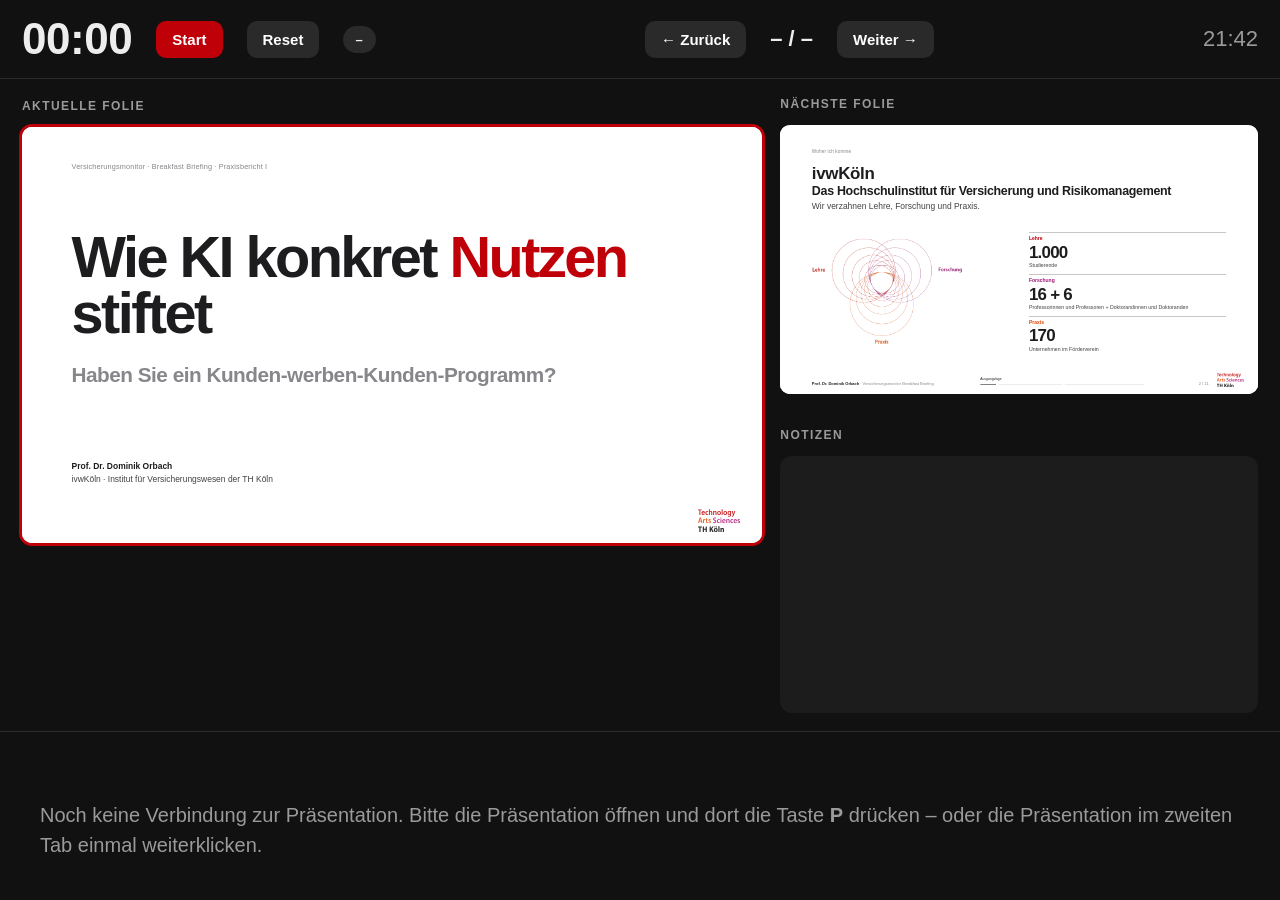
<file: presenter.html>
<!doctype html>
<html lang="de">
<head>
<meta charset="utf-8">
<meta name="robots" content="noindex, nofollow">
<meta name="viewport" content="width=device-width, initial-scale=1">
<title>Moderatoransicht</title>
<style>
  :root {
    --red: #C00009; --orange: #E24300; --violet: #9D167A;
    --bg: #111111; --panel: #1C1C1C; --line: #2C2C2C; --text: #EDEDED; --muted: #9A9A9A;
    --font: Arial, "Helvetica Neue", Helvetica, sans-serif;
  }
  * { box-sizing: border-box; }
  html, body { margin: 0; height: 100%; background: var(--bg); color: var(--text); font-family: var(--font); }
  body { display: grid; grid-template-rows: auto 1fr auto; height: 100vh; }

  header {
    display: flex; align-items: center; gap: 24px; padding: 14px 22px; border-bottom: 1px solid var(--line);
  }
  .timer { font-size: 44px; font-weight: 700; font-variant-numeric: tabular-nums; letter-spacing: -.01em; }
  .timer.over { color: #FF6B6B; }
  .btn {
    border: 0; border-radius: 10px; padding: 10px 16px; font: 700 15px var(--font);
    background: #2A2A2A; color: #fff; cursor: pointer;
  }
  .btn:hover { background: var(--red); }
  .btn.primary { background: var(--red); }
  .spacer { flex: 1; }
  .clock { font-size: 22px; color: var(--muted); font-variant-numeric: tabular-nums; }
  .pos { font-size: 22px; font-weight: 700; font-variant-numeric: tabular-nums; }
  .chip { font-size: 13px; font-weight: 700; letter-spacing: .1em; text-transform: uppercase; padding: 6px 12px; border-radius: 999px; background: #2A2A2A; }

  main { display: grid; grid-template-columns: 1.55fr 1fr; gap: 18px; padding: 18px 22px; min-height: 0; }
  .col { display: flex; flex-direction: column; gap: 14px; min-height: 0; }
  .label { font-size: 12px; font-weight: 700; letter-spacing: .12em; text-transform: uppercase; color: var(--muted); }
  .frame { position: relative; width: 100%; aspect-ratio: 16 / 9; background: #000; border-radius: 10px; overflow: hidden; }
  .frame iframe { position: absolute; inset: 0; width: 100%; height: 100%; border: 0; pointer-events: none; }
  .frame.current { outline: 3px solid var(--red); }
  .steps { font-size: 14px; color: var(--muted); }
  .notes {
    flex: 1; min-height: 0; overflow-y: auto; background: var(--panel); border-radius: 12px; padding: 20px 24px;
    font-size: 21px; line-height: 1.5;
  }
  .notes p { margin: 0 0 14px; }
  .notes b { color: #fff; }
  .notes kbd { background: #333; border-radius: 4px; padding: 1px 6px; font-size: 15px; }
  .title { font-size: 20px; font-weight: 700; line-height: 1.3; }
  .next-title { font-size: 16px; color: var(--muted); }

  footer { padding: 12px 22px 16px; border-top: 1px solid var(--line); }
  .budget { display: grid; grid-template-columns: repeat(3, 1fr); gap: 14px; }
  .b { background: var(--panel); border-radius: 10px; padding: 10px 14px; }
  .b.cur { outline: 2px solid var(--red); }
  .b .n { font-size: 13px; font-weight: 700; letter-spacing: .06em; text-transform: uppercase; color: var(--muted); }
  .b .t { font-size: 20px; font-weight: 700; margin-top: 4px; font-variant-numeric: tabular-nums; }
  .b .t.over { color: #FF6B6B; }
  .b .bar { height: 6px; background: #333; border-radius: 3px; overflow: hidden; margin-top: 8px; }
  .b .bar i { display: block; height: 100%; width: 0; background: var(--red); }
  .b .bar i.over { background: #FF6B6B; }

  .warn { padding: 40px; font-size: 20px; line-height: 1.5; color: var(--muted); display: none; }
  body.no-opener .warn { display: block; }
</style>
</head>
<body>
<header>
  <div class="timer" id="timer">00:00</div>
  <button class="btn primary" id="startBtn">Start</button>
  <button class="btn" id="resetBtn">Reset</button>
  <span class="chip" id="chip">–</span>
  <div class="spacer"></div>
  <button class="btn" id="prevBtn">← Zurück</button>
  <div class="pos" id="pos">– / –</div>
  <button class="btn" id="nextBtn">Weiter →</button>
  <div class="spacer"></div>
  <div class="clock" id="clock"></div>
</header>

<main>
  <div class="col">
    <div class="label">Aktuelle Folie <span class="steps" id="steps"></span></div>
    <div class="frame current"><iframe id="cur" data-q="?embed&slide=0" title="Aktuelle Folie"></iframe></div>
    <div class="title" id="title"></div>
  </div>
  <div class="col">
    <div class="label">Nächste Folie</div>
    <div class="frame" style="max-height:34vh"><iframe id="nxt" data-q="?embed&slide=1" title="Nächste Folie"></iframe></div>
    <div class="next-title" id="nextTitle"></div>
    <div class="label" style="margin-top:6px">Notizen</div>
    <div class="notes" id="notes"></div>
  </div>
</main>

<footer>
  <div class="budget" id="budget"></div>
</footer>

<div class="warn">Noch keine Verbindung zur Präsentation. Bitte die Präsentation öffnen und dort die Taste <b>P</b> drücken – oder die Präsentation im zweiten Tab einmal weiterklicken.</div>

<script>
  // Welche Fassung gezeigt wird, bestimmt der Parameter ?deck= (Standard: index.html)
  (function(){ const d=(new URLSearchParams(location.search).get('deck')||'index.html').replace(/[^A-Za-z0-9._-]/g,''); document.querySelectorAll('iframe[data-q]').forEach(f=>{ f.src=d+f.dataset.q; }); })();
</script>
<script>
(() => {
  const $ = (id) => document.getElementById(id);
  const opener = window.opener;
  if (!opener) document.body.classList.add('no-opener');

  let state = null;
  let running = false;
  let elapsed = 0;
  let perChapter = {};
  let curIndex = -1;

  const fmt = (s) => {
    const neg = s < 0; s = Math.abs(Math.round(s));
    const m = Math.floor(s / 60), ss = s % 60;
    return (neg ? '−' : '') + String(m).padStart(2, '0') + ':' + String(ss).padStart(2, '0');
  };

  let channel = null;
  try { channel = new BroadcastChannel('deck-sync'); } catch (e) { channel = null; }
  // Nur einen Weg nutzen, sonst würde doppelt weitergeschaltet
  function post(msg) {
    if (opener && !opener.closed) opener.postMessage(msg, '*');
    else if (channel) channel.postMessage(msg);
  }
  function nav(action, index) { post({ type: 'presenter-nav', action, index }); }

  function gotoFrame(frame, index, step) {
    try { frame.contentWindow.postMessage({ type: 'embed-goto', index, step }, '*'); } catch (e) { /* ignore */ }
  }

  function renderBudget() {
    if (!state) return;
    const el = $('budget');
    el.innerHTML = state.chapters.map((c) => {
      const used = perChapter[c.id] || 0;
      const plan = c.minutes * 60;
      const over = used > plan;
      const pct = Math.min(100, (used / plan) * 100);
      return `<div class="b ${c.id === state.chapter ? 'cur' : ''}">
        <div class="n">${String(c.id).padStart(2, '0')} · ${c.name}</div>
        <div class="t ${over ? 'over' : ''}">${fmt(used)} / ${c.minutes}:00</div>
        <div class="bar"><i class="${over ? 'over' : ''}" style="width:${pct}%"></i></div>
      </div>`;
    }).join('');
    const total = state.chapters.reduce((a, c) => a + c.minutes * 60, 0);
    $('timer').classList.toggle('over', elapsed > total);
  }

  function render() {
    if (!state) return;
    $('pos').textContent = `${state.index + 1} / ${state.total}`;
    $('title').textContent = state.title;
    $('nextTitle').textContent = 'Danach: ' + state.nextTitle;
    $('notes').innerHTML = state.notes || '<p style="color:#777">Keine Notizen.</p>';
    $('steps').textContent = state.steps ? `· Klick ${state.step} von ${state.steps}` : '';
    const ch = state.chapters.find((c) => c.id === state.chapter);
    $('chip').textContent = ch ? `${String(ch.id).padStart(2, '0')} · ${ch.name}` : '–';
    gotoFrame($('cur'), state.index, state.step);
    gotoFrame($('nxt'), Math.min(state.index + 1, state.total - 1), 0);
    renderBudget();
  }

  function onState(d) {
    if (d.type === 'deck-state') {
      if (curIndex !== -1 && d.index !== curIndex && !running && elapsed === 0) start();
      curIndex = d.index;
      state = d;
      document.body.classList.remove('no-opener');
      render();
    }
  }
  let lastKey = '';
  function dedupe(d) {
    const k = d.type + ':' + d.index + ':' + d.step;
    if (k === lastKey) return;
    lastKey = k;
    onState(d);
  }
  window.addEventListener('message', (ev) => dedupe(ev.data || {}));
  if (channel) channel.onmessage = (ev) => dedupe(ev.data || {});

  function start() { running = true; $('startBtn').textContent = 'Pause'; }
  function pause() { running = false; $('startBtn').textContent = 'Weiter'; }
  $('startBtn').onclick = () => (running ? pause() : start());
  $('resetBtn').onclick = () => { elapsed = 0; perChapter = {}; pause(); $('startBtn').textContent = 'Start'; $('timer').textContent = '00:00'; renderBudget(); };
  $('prevBtn').onclick = () => nav('prev');
  $('nextBtn').onclick = () => nav('next');

  setInterval(() => {
    $('clock').textContent = new Date().toLocaleTimeString('de-DE', { hour: '2-digit', minute: '2-digit' });
    if (running && state) {
      elapsed += 1;
      perChapter[state.chapter] = (perChapter[state.chapter] || 0) + 1;
      $('timer').textContent = fmt(elapsed);
      renderBudget();
    }
  }, 1000);

  document.addEventListener('keydown', (e) => {
    if (['ArrowRight', 'ArrowDown', 'PageDown', ' ', 'Enter'].includes(e.key)) { e.preventDefault(); nav('next'); }
    if (['ArrowLeft', 'ArrowUp', 'PageUp', 'Backspace'].includes(e.key)) { e.preventDefault(); nav('prev'); }
    if (e.key === 's' || e.key === 'S') (running ? pause() : start());
  });

  // iframes nach dem Laden synchronisieren
  $('cur').addEventListener('load', render);
  $('nxt').addEventListener('load', render);

  post({ type: 'presenter-hello' });
  setTimeout(() => post({ type: 'presenter-hello' }), 500);
})();
</script>
</body>
</html>
</file>
<file: assets/deck.css>
/* =========================================================
   Web-Präsentation · TH Köln Corporate Design
   Farbklima aus der TH-Köln-Vorlage:
   Rot #C00009 · Orange #E24300 · Violett #9D167A
   ========================================================= */

:root {
  --red: #C00009;
  --red-d: #A00008;
  --orange: #E24300;
  --orange-d: #BB3800;
  --violet: #9D167A;
  --violet-d: #740B5C;
  --blue: #005294;

  --ink: #1D1D1B;
  --ink-2: #474745;
  --muted: #76767A;
  --line: #E2E2E4;
  --paper: #FFFFFF;
  --soft: #F3F3F4;
  --dark: #151515;
  --dark-2: #222222;
  --dark-3: #2E2E2E;

  --grad: linear-gradient(90deg, var(--red) 0%, var(--orange) 50%, var(--violet) 100%);
  --font: Arial, "Helvetica Neue", Helvetica, sans-serif;
  --mono: "SF Mono", ui-monospace, Menlo, Consolas, monospace;
  --ease: cubic-bezier(.2, .7, .2, 1);

  --c: var(--red); /* Kapitelfarbe, je Folie überschrieben */
}

* { box-sizing: border-box; }

html, body {
  margin: 0;
  height: 100%;
  background: #0E0E0E;
  overflow: hidden;
  font-family: var(--font);
  color: var(--ink);
  -webkit-font-smoothing: antialiased;
}

body.embed { background: #fff; }

/* ---------- Bühne: 1920×1080, skaliert auf Fenstergröße ---------- */
#stage {
  position: absolute;
  left: 50%;
  top: 50%;
  width: 1920px;
  height: 1080px;
  transform-origin: center center;
  background: var(--paper);
  overflow: hidden;
}

/* ---------- Folien ---------- */
.slide {
  position: absolute;
  inset: 0;
  padding: 104px 128px 160px;
  opacity: 0;
  visibility: hidden;
  transform: translateX(48px);
  transition: opacity .45s ease, transform .6s var(--ease), visibility 0s linear .6s;
  background: var(--paper);
  overflow: hidden;
}
.slide.past { transform: translateX(-48px); }
.slide.active {
  opacity: 1;
  visibility: visible;
  transform: none;
  transition: opacity .45s ease, transform .6s var(--ease), visibility 0s;
  z-index: 2;
}
.slide.dark { background: var(--dark); color: #fff; }
.slide.soft { background: var(--soft); }

.slide[data-chapter="0"] { --c: var(--red); }
.slide[data-chapter="1"] { --c: var(--red); }
.slide[data-chapter="2"] { --c: var(--orange); }
.slide[data-chapter="3"] { --c: var(--violet); }
.slide[data-chapter="4"] { --c: var(--red); }
.slide[data-chapter="5"] { --c: var(--violet); }

.notes { display: none; }

/* ---------- Typografie ---------- */
.kicker {
  display: inline-flex;
  align-items: center;
  gap: 14px;
  font-size: 22px;
  font-weight: 700;
  letter-spacing: .1em;
  text-transform: uppercase;
  color: var(--c);
}
.kicker::before {
  content: "";
  width: 14px;
  height: 14px;
  border-radius: 50%;
  background: var(--c);
}
.dark .kicker { color: #fff; }
.dark .kicker::before { background: var(--c); }

h1, h2, h3 { margin: 0; font-weight: 700; }

.slide h2 {
  font-size: 62px;
  line-height: 1.08;
  letter-spacing: -.012em;
  margin-top: 18px;
  max-width: 1600px;
  text-wrap: balance;
}
.slide h2 em, .slide h1 em, .slide blockquote em, .hl { font-style: normal; color: var(--c); }
.dark h2 em, .dark h1 em { color: #fff; background: var(--grad); -webkit-background-clip: text; background-clip: text; color: transparent; }

.grad-text {
  background: var(--grad);
  -webkit-background-clip: text;
  background-clip: text;
  color: transparent;
}

.lead { font-size: 34px; line-height: 1.38; color: var(--ink-2); margin: 0; text-wrap: pretty; }
.dark .lead { color: #D6D6D6; }
p { margin: 0; }
.small { font-size: 22px; color: var(--muted); line-height: 1.4; }
.dark .small { color: #A9A9A9; }

.source {
  position: absolute;
  left: 128px;
  right: 420px;
  bottom: 122px;
  font-size: 17px;
  color: var(--muted);
  line-height: 1.35;
}
.dark .source { color: #9A9A9A; }
.source a { color: inherit; }

/* ---------- Layout-Helfer ---------- */
.content { position: absolute; left: 128px; right: 128px; top: 300px; bottom: 170px; }
.row { display: flex; gap: 48px; }
.col { display: flex; flex-direction: column; }
.grid-2 { display: grid; grid-template-columns: 1fr 1fr; gap: 56px; }
.grid-3 { display: grid; grid-template-columns: repeat(3, 1fr); gap: 40px; }
.grid-4 { display: grid; grid-template-columns: repeat(4, 1fr); gap: 32px; }
.content.grid-2, .content.grid-3, .content.grid-4 { grid-auto-rows: minmax(0, 1fr); }
.center { display: grid; place-items: center; text-align: center; }
.mt-s { margin-top: 16px !important; } .mt-m { margin-top: 32px !important; } .mt-l { margin-top: 56px !important; }

/* ---------- Karten ---------- */
.card {
  background: var(--soft);
  border-radius: 24px;
  padding: 36px 40px;
  position: relative;
}
.soft .card { background: #fff; }
.dark .card { background: var(--dark-2); }
.card h3 { font-size: 34px; line-height: 1.15; }
.card p { font-size: 26px; line-height: 1.4; color: var(--ink-2); margin-top: 12px; }
.dark .card p { color: #CFCFCF; }

.img-card {
  border-radius: 24px;
  overflow: hidden;
  background: var(--soft);
  position: relative;
}
.img-card img { width: 100%; height: 100%; object-fit: cover; display: block; }
.img-fit { width: 100%; height: 100%; object-fit: contain; display: block; }

.shadow { box-shadow: 0 24px 60px -24px rgba(0, 0, 0, .28); }

.badge {
  display: inline-flex;
  align-items: center;
  gap: 10px;
  padding: 10px 20px;
  border-radius: 999px;
  font-size: 22px;
  font-weight: 700;
  background: var(--c);
  color: #fff;
}
.badge.ghost { background: transparent; color: var(--c); box-shadow: inset 0 0 0 2px var(--c); }
.badge svg { width: 24px; height: 24px; }

/* Icons */
.ico { width: 1em; height: 1em; display: inline-block; vertical-align: -0.14em; }
.ico-circle {
  width: 84px; height: 84px; border-radius: 50%;
  display: grid; place-items: center;
  background: var(--c); color: #fff; flex: none;
}
.ico-circle svg { width: 42px; height: 42px; }
.mask-ico {
  width: 96px; height: 96px; background: var(--c);
  -webkit-mask: var(--src) center / contain no-repeat;
  mask: var(--src) center / contain no-repeat;
}

/* ---------- Schritte (Fragmente) ---------- */
.step { opacity: 0; transform: translateY(18px); transition: opacity .45s ease, transform .55s var(--ease); }
.step.shown { opacity: 1; transform: none; }
.step.fade { transform: none; }
.step-dim.dimmed { opacity: .28; transition: opacity .45s ease; }

/* ---------- Kapitel-Fortschritt & Footer ---------- */
#footer {
  position: absolute;
  left: 128px;
  right: 56px;
  bottom: 36px;
  height: 84px;
  display: flex;
  align-items: flex-end;
  justify-content: space-between;
  z-index: 20;
  pointer-events: none;
  transition: opacity .4s ease;
}
#footer .meta {
  font-size: 19px;
  color: var(--muted);
  padding-bottom: 6px;
  min-width: 420px;
}
#footer .meta b { color: var(--ink); font-weight: 700; }
#progress {
  display: flex;
  gap: 10px;
  align-items: flex-end;
  padding-bottom: 10px;
}
#progress .seg { display: flex; flex-direction: column; gap: 10px; }
#progress .seg .lbl {
  font-size: 15px; font-weight: 700; letter-spacing: .06em; text-transform: uppercase;
  color: #B5B5B8; white-space: nowrap; transition: color .3s; visibility: hidden; height: 18px;
}
#progress .seg.current .lbl { visibility: visible; }
#progress .seg.current .lbl { color: var(--ink); }
#progress .bar { height: 6px; border-radius: 3px; background: #E6E6E8; overflow: hidden; }
#progress .bar i { display: block; height: 100%; width: 0; border-radius: 3px; transition: width .5s var(--ease); }
#slideno { font-size: 19px; color: var(--muted); padding-bottom: 6px; min-width: 70px; text-align: right; margin-right: 32px; font-variant-numeric: tabular-nums; }
#logo { height: 84px; width: auto; display: block; }
#logo-white { height: 84px; width: auto; display: none; }

#stage.on-dark #footer .meta { color: #9A9A9A; }
#stage.on-dark #footer .meta b { color: #fff; }
#stage.on-dark #progress .bar { background: #3A3A3A; }
#stage.on-dark #progress .seg .lbl { color: #6E6E6E; }
#stage.on-dark #progress .seg.current .lbl { color: #fff; }
#stage.on-dark #slideno { color: #9A9A9A; }
#stage.on-dark #logo { display: none; }
#stage.on-dark #logo-white { display: block; }
#stage.no-chrome #footer .meta,
#stage.no-chrome #progress,
#stage.no-chrome #slideno { opacity: 0; }

/* ---------- Steuerelemente (außerhalb der Bühne) ---------- */
#controls {
  position: fixed;
  left: 18px;
  bottom: 18px;
  display: flex;
  gap: 8px;
  z-index: 100;
  opacity: 0;
  transition: opacity .3s;
}
body.mouse-active #controls { opacity: 1; }
#controls button {
  width: 44px; height: 44px; border-radius: 12px; border: 0;
  background: rgba(30, 30, 30, .82); color: #fff; cursor: pointer;
  display: grid; place-items: center;
  backdrop-filter: blur(6px);
}
#controls button:hover { background: var(--red); }
#controls svg { width: 22px; height: 22px; }

#blackout { position: fixed; inset: 0; background: #000; z-index: 200; display: none; }
body.blackout #blackout { display: block; }

/* ---------- Übersicht ---------- */
#overview {
  position: fixed; inset: 0; z-index: 150;
  background: #0E0E0E;
  overflow-y: auto;
  padding: 48px 56px 80px;
  display: none;
}
body.overview #overview { display: block; }
#overview h4 { color: #fff; font-size: 15px; letter-spacing: .12em; text-transform: uppercase; margin: 28px 0 14px; font-weight: 700; }
#overview .ov-grid { display: grid; grid-template-columns: repeat(auto-fill, minmax(260px, 1fr)); gap: 18px; }
#overview .thumb {
  aspect-ratio: 16 / 9; position: relative; overflow: hidden; border-radius: 10px;
  cursor: pointer; background: #fff; outline: 3px solid transparent; transition: outline-color .2s;
}
#overview .thumb:hover, #overview .thumb.current { outline-color: var(--red); }
#overview .thumb .inner { position: absolute; left: 0; top: 0; width: 1920px; height: 1080px; transform-origin: 0 0; pointer-events: none; }
#overview .thumb .inner .slide { opacity: 1; visibility: visible; transform: none; transition: none; }
#overview .thumb .inner .step { opacity: 1; transform: none; }
#overview .thumb > .thumb-no {
  position: absolute; left: 8px; bottom: 8px; z-index: 3;
  background: rgba(0, 0, 0, .72); color: #fff; font-size: 13px; padding: 3px 8px; border-radius: 6px;
}
#overview .hint { color: #8A8A8A; font-size: 14px; }

/* Hilfe */
#help {
  position: fixed; right: 24px; bottom: 24px; z-index: 160;
  background: rgba(20, 20, 20, .95); color: #EEE; border-radius: 16px; padding: 22px 26px;
  font-size: 14px; line-height: 1.9; display: none; min-width: 300px;
}
body.help #help { display: block; }
#help kbd { background: #333; border-radius: 5px; padding: 2px 7px; font-family: var(--mono); font-size: 12px; margin-right: 8px; }

/* =========================================================
   Folien-spezifische Bausteine
   ========================================================= */

/* TH-Linien (Motiv aus der TH-Köln-Gestaltung) */
.th-lines { position: absolute; pointer-events: none; }
.th-lines line { stroke-linecap: butt; mix-blend-mode: multiply; }
.dark .th-lines line { mix-blend-mode: screen; }
.slide.active .th-lines .draw { animation: draw 1.4s var(--ease) both; }
.slide.active .th-lines .draw:nth-child(2) { animation-delay: .15s; }
.slide.active .th-lines .draw:nth-child(3) { animation-delay: .3s; }
.slide.active .th-lines .draw:nth-child(4) { animation-delay: .45s; }
@keyframes draw { from { stroke-dashoffset: var(--len, 3000); } to { stroke-dashoffset: 0; } }
.th-lines .draw { stroke-dasharray: var(--len, 3000); }

/* Titelfolie */
.title-slide h1 {
  font-size: 150px;
  line-height: .98;
  letter-spacing: -.03em;
  margin-top: 40px;
}
.title-slide .subtitle { font-size: 40px; line-height: 1.3; color: var(--ink-2); max-width: 860px; margin-top: 40px; }
.speaker { display: flex; align-items: center; gap: 28px; margin-top: 72px; }
.speaker img { width: 112px; height: 112px; border-radius: 50%; object-fit: cover; object-position: 50% 20%; background: #DDD; }
.speaker .name { font-size: 34px; font-weight: 700; }
.speaker .role { font-size: 24px; color: var(--muted); margin-top: 6px; }

/* Kapiteltrenner */
.section-slide { display: flex; flex-direction: column; justify-content: center; padding-left: 160px; }
.section-slide .num {
  display: inline-block; align-self: flex-start;
  font-size: 300px; font-weight: 700; line-height: .8; letter-spacing: -.05em;
  background: var(--grad); -webkit-background-clip: text; background-clip: text; color: transparent;
}
.section-slide h2 { font-size: 92px; max-width: 1250px; margin-top: 40px; line-height: 1.02; }
.section-slide .lead { margin-top: 32px; max-width: 1050px; }
.section-slide .time {
  margin-top: 48px; display: inline-flex; align-items: center; gap: 12px;
  font-size: 24px; color: #BDBDBD; font-weight: 700; letter-spacing: .06em; text-transform: uppercase;
}
.section-slide .time svg { width: 26px; height: 26px; }

/* Statement / Zitat */
.statement { display: flex; flex-direction: column; justify-content: center; }
.statement blockquote {
  margin: 0; font-size: 84px; line-height: 1.12; font-weight: 700; letter-spacing: -.02em; max-width: 1560px;
  text-wrap: balance;
}
.statement .qm { font-size: 260px; line-height: .5; color: var(--c); font-weight: 700; height: 110px; display: block; }

/* Cold Open */
.cold .line1 { font-size: 92px; font-weight: 700; color: #A3A3A6; position: relative; display: inline-block; letter-spacing: -.02em; }
.cold .line1 .strike {
  position: absolute; left: -10px; right: -10px; top: 54%; height: 10px; background: var(--red);
  transform: scaleX(0); transform-origin: left; transition: transform .7s var(--ease);
}
.cold .line1.struck .strike { transform: scaleX(1); }
.cold .line2 { font-size: 112px; font-weight: 700; line-height: 1.04; letter-spacing: -.025em; max-width: 1640px; }
.cold .label { font-size: 26px; font-weight: 700; letter-spacing: .1em; text-transform: uppercase; color: var(--muted); margin-bottom: 18px; }

/* Chat-Aufruf für das digitale Publikum */
.chat-cta {
  display: inline-flex; align-items: center; gap: 22px;
  background: var(--violet); color: #fff;
  border-radius: 999px; padding: 18px 36px 18px 20px;
  font-size: 28px; font-weight: 700;
  box-shadow: 0 18px 40px -18px rgba(157, 22, 122, .7);
}
.chat-cta .bubble {
  width: 56px; height: 56px; border-radius: 50%; background: #fff; color: var(--violet);
  display: grid; place-items: center; flex: none;
}
.chat-cta .bubble svg { width: 30px; height: 30px; }
.chat-cta span.tag { font-size: 18px; letter-spacing: .12em; text-transform: uppercase; opacity: .8; display: block; margin-bottom: 2px; }
.slide.active .chat-cta.pulse .bubble { animation: pulse 2.2s ease-in-out infinite 1s; }
@keyframes pulse { 0%, 100% { box-shadow: 0 0 0 0 rgba(255, 255, 255, .7); } 50% { box-shadow: 0 0 0 14px rgba(255, 255, 255, 0); } }

/* Agenda */
.agenda { display: flex; flex-direction: column; gap: 0; margin-top: 60px; }
.agenda .item {
  display: grid; grid-template-columns: 110px 1fr 160px; align-items: center;
  padding: 16px 0; border-bottom: 2px solid var(--line);
}
.agenda .item:last-child { border-bottom: 0; }
.agenda .no { font-size: 56px; font-weight: 700; color: var(--ac); }
.agenda .ttl { font-size: 40px; font-weight: 700; }
.agenda .ttl small { display: block; font-size: 24px; font-weight: 400; color: var(--muted); margin-top: 6px; }
.agenda .min { font-size: 30px; font-weight: 700; text-align: right; color: var(--ink-2); font-variant-numeric: tabular-nums; }
.timeline-bar { display: flex; height: 18px; border-radius: 9px; overflow: hidden; gap: 4px; margin-top: 8px; }
.timeline-bar i { display: block; height: 100%; }

/* Kennzahlen */
.stat .num { font-size: 96px; font-weight: 700; line-height: 1; letter-spacing: -.03em; color: var(--c); font-variant-numeric: tabular-nums; }
.stat .lbl { font-size: 26px; line-height: 1.3; color: var(--ink-2); margin-top: 10px; }
.dark .stat .lbl { color: #CFCFCF; }

/* Vita */
.vita { list-style: none; margin: 0; padding: 0; position: relative; }
.vita::before { content: ""; position: absolute; left: 13px; top: 18px; bottom: 18px; width: 3px; background: var(--line); }
.vita li { position: relative; padding-left: 64px; margin-bottom: 30px; font-size: 32px; line-height: 1.3; }
.vita li::before {
  content: ""; position: absolute; left: 0; top: 6px; width: 29px; height: 29px; border-radius: 50%;
  background: #fff; box-shadow: inset 0 0 0 6px var(--c);
}
.vita li.now::before { background: var(--c); }
.vita li small { display: block; font-size: 22px; color: var(--muted); margin-top: 4px; }

/* Erfolgs-Karten (Beispiele) */
.win-card { display: flex; flex-direction: column; height: 100%; }
.win-card .img-card { flex: 1; min-height: 0; }
.win-card .cap { padding-top: 22px; }
.win-card .cap .yr { font-size: 22px; font-weight: 700; color: var(--c); letter-spacing: .06em; }
.win-card .cap .tt { font-size: 32px; font-weight: 700; line-height: 1.15; margin-top: 6px; }

/* Balkendiagramm (Kapitalanlagen) */
.vbars { display: flex; align-items: flex-end; gap: 44px; height: 420px; padding-top: 50px; }
.vbars .b { flex: 1; display: flex; flex-direction: column; align-items: center; justify-content: flex-end; height: 100%; }
.vbars .b .fill {
  width: 100%; height: 0; border-radius: 14px 14px 0 0; background: var(--c);
  transition: height 1.1s var(--ease); position: relative;
}
.slide.active .vbars .b .fill { height: var(--h); }
.vbars .b:nth-child(1) .fill { opacity: .45; transition-delay: .1s; }
.vbars .b:nth-child(2) .fill { opacity: .7; transition-delay: .25s; }
.vbars .b:nth-child(3) .fill { transition-delay: .4s; }
.vbars .b .val { position: absolute; top: -52px; left: 0; right: 0; text-align: center; font-size: 36px; font-weight: 700; color: var(--ink); }
.vbars .b .yr { font-size: 26px; color: var(--muted); margin-top: 14px; font-weight: 700; }

/* Horizontal-Balken (Benchmark) */
.hbars { display: flex; flex-direction: column; gap: 16px; }
.hbars .r { display: grid; grid-template-columns: 420px 1fr 110px; align-items: center; gap: 22px; font-size: 25px; }
.hbars .r .m { font-weight: 700; white-space: nowrap; }
.hbars .r .track { height: 34px; background: var(--soft); border-radius: 8px; position: relative; overflow: hidden; }
.hbars .r .track i { position: absolute; left: 0; top: 0; bottom: 0; width: 0; background: var(--c); border-radius: 8px; transition: width 1s var(--ease); }
.slide.active .hbars .r .track i { width: var(--w); }
.hbars .r:nth-child(n+3) .track i { opacity: .55; }
.hbars .r .v { font-weight: 700; text-align: right; font-variant-numeric: tabular-nums; }
.hbars .track .half { position: absolute; left: 50%; top: -6px; bottom: -6px; width: 2px; background: var(--ink); opacity: .5; z-index: 2; }

/* Prämien-Stack */
.stack { display: flex; flex-direction: column; width: 300px; border-radius: 18px; overflow: hidden; }
.stack div { color: #fff; font-size: 23px; font-weight: 700; padding: 0 22px; display: flex; align-items: center; }
.stack-wrap { display: flex; gap: 28px; align-items: stretch; }
.stack-brace { display: flex; align-items: center; font-size: 40px; font-weight: 700; color: var(--ink); }

/* Counter-Vergleich (Vermittler) */
.versus { display: flex; align-items: center; gap: 48px; }
.versus .from .num { color: #A8A8AB; }
.versus .arrow svg { width: 80px; height: 80px; color: var(--c); }
.delta-pill { display: inline-block; background: var(--c); color: #fff; font-size: 40px; font-weight: 700; border-radius: 999px; padding: 14px 34px; }

/* Konvergenz (perfekter Sturm) */
.converge { position: relative; height: 560px; }
.converge .node {
  position: absolute; width: 470px; padding: 30px 34px; border-radius: 24px; background: var(--soft);
}
.converge .node b { display: block; font-size: 22px; letter-spacing: .1em; text-transform: uppercase; color: var(--c); margin-bottom: 8px; }
.converge .node span { font-size: 32px; font-weight: 700; line-height: 1.2; }
.converge .core {
  position: absolute; left: 50%; top: 50%; width: 300px; height: 300px; margin: -150px 0 0 -150px; border-radius: 50%;
  background: var(--grad); color: #fff; display: grid; place-items: center; text-align: center;
  font-size: 92px; font-weight: 700; box-shadow: 0 30px 80px -30px rgba(192, 0, 9, .6);
}
.converge svg.links { position: absolute; inset: 0; width: 100%; height: 100%; }

/* Werkzeug-Karten */
.tool-card { border-radius: 24px; background: var(--soft); padding: 32px 34px; display: flex; flex-direction: column; gap: 14px; }
.tool-card .head { display: flex; align-items: center; gap: 18px; }
.tool-card .logo-dot { width: 64px; height: 64px; border-radius: 18px; display: grid; place-items: center; color: #fff; font-weight: 700; font-size: 26px; flex: none; }
.tool-card .logo-dot svg { width: 34px; height: 34px; }
.tool-card h3 { font-size: 32px; }
.tool-card .vendor { font-size: 20px; color: var(--muted); }
.tool-card p { font-size: 24px; line-height: 1.4; color: var(--ink-2); }
.tool-card .use { margin-top: auto; font-size: 20px; font-weight: 700; letter-spacing: .08em; text-transform: uppercase; color: var(--c); }

/* Mission-Flow */
.flow { display: grid; grid-template-columns: repeat(5, 1fr); gap: 22px; }
.flow .st {
  border-radius: 24px; background: var(--soft); padding: 30px 28px 32px; position: relative; min-height: 360px;
  display: flex; flex-direction: column;
}
.flow .st .n { font-size: 20px; font-weight: 700; letter-spacing: .1em; color: var(--muted); }
.flow .st .ico-circle { margin: 22px 0 22px; }
.flow .st h3 { font-size: 32px; line-height: 1.12; }
.flow .st p { font-size: 22px; color: var(--ink-2); margin-top: 10px; line-height: 1.35; }
.flow .st .tool { margin-top: auto; font-size: 20px; font-weight: 700; color: var(--c); letter-spacing: .04em; padding-top: 16px; }
.flow .st:not(:last-child)::after {
  content: ""; position: absolute; right: -19px; top: 50%; width: 16px; height: 16px; margin-top: -8px;
  border-top: 4px solid var(--c); border-right: 4px solid var(--c); transform: rotate(45deg); z-index: 2;
}

/* Prompt-Box */
.prompt {
  align-self: start;
  background: #141414; color: #EDEDED; border-radius: 22px; overflow: hidden;
  font-family: var(--mono); box-shadow: 0 28px 70px -30px rgba(0, 0, 0, .5);
  display: flex; flex-direction: column;
}
.prompt .bar {
  display: flex; align-items: center; justify-content: space-between;
  padding: 16px 22px; background: #232323; font-family: var(--font); font-size: 20px; color: #BDBDBD;
}
.prompt .bar .dots { display: flex; gap: 8px; margin-right: 18px; }
.prompt .bar .dots i { width: 13px; height: 13px; border-radius: 50%; background: #4A4A4A; }
.prompt .bar .dots i:nth-child(1) { background: var(--red); }
.prompt .bar .dots i:nth-child(2) { background: var(--orange); }
.prompt .bar .dots i:nth-child(3) { background: var(--violet); }
.prompt .bar .left { display: flex; align-items: center; }
.prompt .copy {
  pointer-events: auto; cursor: pointer; border: 0; border-radius: 10px; padding: 8px 16px;
  background: #3A3A3A; color: #fff; font-size: 18px; font-family: var(--font); font-weight: 700;
  display: inline-flex; gap: 8px; align-items: center;
}
.prompt .copy:hover { background: var(--violet); }
.prompt .copy.ok { background: #1F7A3A; }
.prompt .copy svg { width: 18px; height: 18px; }
.prompt pre {
  margin: 0; padding: 26px 30px 30px; white-space: pre-wrap; word-break: break-word;
  font-size: 23px; line-height: 1.5; font-family: var(--mono);
}
.prompt pre .u { color: #FF8A5B; }

/* Terminal-Animation */
.term { font-family: var(--mono); font-size: 22px; line-height: 1.6; padding: 26px 30px; color: #DADADA; }
.term .l { opacity: 0; white-space: pre-wrap; }
.slide.active .term .l { animation: typeIn .01s linear forwards; animation-delay: calc(var(--d, 0) * 1s + .6s); }
@keyframes typeIn { to { opacity: 1; } }
.term .ok { color: #6CCB8A; }
.term .ac { color: #FF8A5B; }
.term .dim { color: #8A8A8A; }
.term .vi { color: #E07BC6; }
.term .cursor { display: inline-block; width: 12px; height: 24px; background: #DADADA; vertical-align: -4px; animation: blink 1s steps(1) infinite; }
@keyframes blink { 50% { opacity: 0; } }

/* Zeit-Box */
.timebox { align-self: flex-start; display: inline-flex; align-items: center; gap: 10px; font-size: 22px; font-weight: 700; color: var(--c); background: color-mix(in srgb, var(--c) 10%, white); padding: 10px 20px; border-radius: 999px; }
.timebox svg { width: 24px; height: 24px; }

/* Demo-Kopf */
.demo-head { display: flex; align-items: center; gap: 24px; margin-top: 18px; }
.demo-head .stepno {
  width: 96px; height: 96px; border-radius: 28px; background: var(--c); color: #fff;
  display: grid; place-items: center; font-size: 52px; font-weight: 700; flex: none;
}
.demo-head h2 { margin-top: 0 !important; }

.check-list { list-style: none; padding: 0; margin: 0; }
.check-list li { position: relative; padding-left: 52px; font-size: 28px; line-height: 1.35; margin-bottom: 20px; color: var(--ink-2); }
.check-list li b { color: var(--ink); }
.check-list li::before {
  content: ""; position: absolute; left: 0; top: 4px; width: 32px; height: 32px; border-radius: 50%;
  background: var(--c) url("data:image/svg+xml,%3Csvg xmlns='http://www.w3.org/2000/svg' viewBox='0 0 24 24' fill='none' stroke='white' stroke-width='3' stroke-linecap='round' stroke-linejoin='round'%3E%3Cpath d='M5 12l5 5L20 7'/%3E%3C/svg%3E") center / 20px no-repeat;
}
.dark .check-list li { color: #D0D0D0; }
.dark .check-list li b { color: #fff; }

.dash-list { list-style: none; padding: 0; margin: 0; }
.dash-list li { position: relative; padding-left: 36px; font-size: 28px; line-height: 1.35; margin-bottom: 18px; color: var(--ink-2); }
.dash-list li::before { content: ""; position: absolute; left: 0; top: 17px; width: 18px; height: 4px; border-radius: 2px; background: var(--c); }
.dash-list li b { color: var(--ink); }
.dark .dash-list li { color: #D0D0D0; }
.dark .dash-list li b { color: #fff; }

/* QR */
.qr-box { background: #fff; border-radius: 28px; padding: 28px; display: inline-flex; flex-direction: column; align-items: center; gap: 16px; box-shadow: 0 26px 60px -28px rgba(0, 0, 0, .35); }
.qr-box img { width: 340px; height: 340px; display: block; image-rendering: pixelated; }
.qr-box .url { font-size: 20px; font-weight: 700; color: var(--ink); font-family: var(--mono); }
.qr-slot {
  width: 340px; height: 340px; border-radius: 22px; border: 4px dashed #C9C9CD;
  display: grid; place-items: center; text-align: center; color: var(--muted); font-size: 22px; font-weight: 700; padding: 28px;
  background:
    linear-gradient(90deg, transparent 0 46%, #EFEFF1 46% 54%, transparent 54%),
    linear-gradient(0deg, transparent 0 46%, #EFEFF1 46% 54%, transparent 54%);
}
.qr-slot svg { width: 72px; height: 72px; color: #B0B0B5; margin-bottom: 10px; }
.qr-slot.sm { width: 220px; height: 220px; font-size: 17px; padding: 18px; }
.qr-slot.sm svg { width: 48px; height: 48px; }

/* Agenten-Karten */
.agent-card { border-radius: 26px; padding: 36px 38px; background: var(--dark-2); color: #fff; display: flex; flex-direction: column; gap: 14px; position: relative; overflow: hidden; }
.agent-card::after { content: ""; position: absolute; right: -60px; top: -60px; width: 200px; height: 200px; border-radius: 50%; background: var(--ac); opacity: .25; filter: blur(10px); }
.agent-card .who { font-size: 20px; font-weight: 700; letter-spacing: .1em; text-transform: uppercase; color: var(--ac2, #fff); opacity: .9; }
.agent-card h3 { font-size: 54px; letter-spacing: -.02em; }
.agent-card .date { font-size: 20px; color: #A5A5A5; }
.agent-card ul { margin: 8px 0 0; padding: 0; list-style: none; }
.agent-card li { font-size: 24px; line-height: 1.38; color: #D8D8D8; padding-left: 28px; position: relative; margin-bottom: 10px; }
.agent-card li::before { content: ""; position: absolute; left: 0; top: 13px; width: 12px; height: 12px; border-radius: 50%; background: var(--ac); }

/* Vergleich gestern/heute */
.compare { display: grid; grid-template-columns: 1fr 120px 1fr; align-items: stretch; }
.compare .side { border-radius: 26px; padding: 40px 44px; }
.compare .side.old { background: var(--soft); }
.compare .side.new { background: var(--dark); color: #fff; }
.compare .side .tag { font-size: 22px; font-weight: 700; letter-spacing: .1em; text-transform: uppercase; color: var(--muted); }
.compare .side.new .tag { color: #FF8A5B; }
.compare .side h3 { font-size: 52px; margin-top: 10px; letter-spacing: -.02em; }
.compare .side p { font-size: 27px; line-height: 1.4; margin-top: 18px; color: var(--ink-2); }
.compare .side.new p { color: #D6D6D6; }
.compare .mid { display: grid; place-items: center; }
.compare .mid svg { width: 72px; height: 72px; color: var(--c); }
.compare .ico-row { display: flex; align-items: center; gap: 18px; }
.compare .ico-row .ico-circle { width: 76px; height: 76px; }

/* Schlagwort-Kette (Amazon → Agent) */
.phrases { display: flex; flex-direction: column; gap: 14px; }
.phrases .ph { font-size: 92px; font-weight: 700; letter-spacing: -.025em; line-height: 1.1; }
.phrases .ph.gone { color: #C2C2C6; }
.phrases .ph .to { position: relative; display: inline-block; }
.phrases .ph .to::after {
  content: ""; position: absolute; left: -6px; right: -6px; top: 55%; height: 10px; background: var(--red);
  transform: scaleX(0); transform-origin: left; transition: transform .6s var(--ease);
}
.phrases .ph.with-on .to::after { transform: scaleX(1); }
.phrases .ph .with { display: inline-block; color: var(--red); transform: translateY(20px); opacity: 0; transition: all .5s var(--ease) .2s; margin-left: 10px; }
.phrases .ph.with-on .with { opacity: 1; transform: none; }

/* Zeitstrahl */
.tl { position: relative; display: grid; grid-template-columns: repeat(3, 1fr); gap: 40px; margin-top: 80px; }
.tl::before { content: ""; position: absolute; left: 0; right: 0; top: 34px; height: 6px; border-radius: 3px; background: var(--grad); }
.tl .pt { position: relative; padding-top: 96px; }
.tl .pt::before { content: ""; position: absolute; left: 0; top: 14px; width: 46px; height: 46px; border-radius: 50%; background: #fff; box-shadow: inset 0 0 0 10px var(--pc); }
.tl .pt .y { font-size: 64px; font-weight: 700; color: var(--pc); letter-spacing: -.02em; }
.tl .pt h3 { font-size: 40px; margin-top: 8px; }
.tl .pt p { font-size: 26px; color: var(--ink-2); line-height: 1.4; margin-top: 10px; }

/* Prozesskette */
.chain { display: flex; align-items: center; gap: 0; }
.chain .k {
  flex: 1; height: 150px; display: grid; place-items: center; text-align: center;
  font-size: 28px; font-weight: 700; color: #fff; position: relative;
  clip-path: polygon(0 0, calc(100% - 34px) 0, 100% 50%, calc(100% - 34px) 100%, 0 100%, 34px 50%);
  margin-left: -16px; padding: 0 30px 0 46px;
}
.chain .k:first-child { clip-path: polygon(0 0, calc(100% - 34px) 0, 100% 50%, calc(100% - 34px) 100%, 0 100%); margin-left: 0; padding-left: 20px; }
.chain .k.hl-m { transform: scale(1.08); z-index: 2; }

/* Thesen */
.thesis-slide .tnum {
  font-size: 26px; font-weight: 700; letter-spacing: .12em; text-transform: uppercase; color: var(--c);
}
.thesis-slide blockquote {
  margin: 26px 0 0; font-size: 72px; line-height: 1.1; font-weight: 700; letter-spacing: -.02em; text-wrap: balance;
}
.likert { display: flex; gap: 12px; margin-top: 40px; }
.likert span {
  flex: 1; text-align: center; padding: 16px 8px; border-radius: 14px; font-size: 19px; font-weight: 700; color: #fff; line-height: 1.2;
}
.proc { display: grid; grid-template-columns: 1fr 1fr; gap: 28px; margin-top: 40px; }
.proc .pc { border-radius: 20px; padding: 24px 28px; background: var(--soft); }
.proc .pc b { display: block; font-size: 20px; letter-spacing: .1em; text-transform: uppercase; margin-bottom: 8px; }
.proc .pc.pro b { color: #1F7A3A; }
.proc .pc.con b { color: var(--red); }
.proc .pc p { font-size: 24px; line-height: 1.38; color: var(--ink-2); }

.vote-side { display: flex; flex-direction: column; align-items: center; gap: 18px; text-align: center; }
.vote-side .cap { font-size: 22px; color: var(--muted); font-weight: 700; max-width: 300px; line-height: 1.35; }

/* Ergebnis-Platzhalter */
.results .rr { display: grid; grid-template-columns: 70px 1fr 560px; align-items: center; gap: 28px; padding: 30px 0; border-bottom: 2px solid var(--line); }
.results .rr .n { font-size: 40px; font-weight: 700; color: var(--c); }
.results .rr .t { font-size: 32px; font-weight: 700; line-height: 1.25; }
.results .rr .dist { display: flex; height: 48px; border-radius: 10px; overflow: hidden; background: repeating-linear-gradient(-45deg, #F0F0F2 0 12px, #E6E6E9 12px 24px); }

/* Bild mit Overlay */
.full-bleed { position: absolute; inset: 0; }
.full-bleed img { width: 100%; height: 100%; object-fit: cover; }
.full-bleed::after { content: ""; position: absolute; inset: 0; background: linear-gradient(90deg, rgba(10, 10, 10, .9) 0%, rgba(10, 10, 10, .65) 45%, rgba(10, 10, 10, .1) 100%); }

/* Kontakt */
.contact-line { display: flex; align-items: center; gap: 22px; font-size: 34px; font-weight: 700; margin-top: 24px; }
.contact-line .ico-circle { width: 70px; height: 70px; }
.contact-line .ico-circle svg { width: 34px; height: 34px; }

/* Hilfsklasse für Logos-Leiste */
.logo-row { display: flex; align-items: center; gap: 48px; }
.logo-row img { height: 64px; width: auto; }

/* Embed (Moderatoransicht) */
body.embed #controls, body.embed #overview, body.embed #help { display: none !important; }

/* Markierte Terminal-Zeile (Halluzination) */
.flag-line { transition: background .4s ease, color .4s ease; padding: 0 8px; margin-left: -8px; border-radius: 6px; }
.flag-line.flag { background: rgba(192, 0, 9, .85); color: #fff; }

/* Thesen-Layout */
.thesis-grid { display: grid; grid-template-columns: 1fr 400px; gap: 100px; height: 100%; }
.thesis-main { display: flex; flex-direction: column; justify-content: center; padding-bottom: 20px; }
.thesis-slide blockquote { font-size: 78px; }
.thesis-slide .likert { margin-top: 52px; }
.thesis-slide .likert span { font-size: 22px; padding: 20px 10px; }
.thesis-slide .proc { margin-top: 44px; }
.thesis-slide .proc .pc { padding: 28px 32px; }
.thesis-slide .proc .pc p { font-size: 26px; }
.thesis-slide .vote-side { justify-content: center; }
.thesis-slide .vote-side .qr-slot { width: 360px; height: 360px; background-color: #fff; }
.thesis-slide .vote-side .cap { max-width: 360px; font-size: 24px; }

/* Kennzahlen kompakt (ivwKöln in Zahlen) */
.stats-tight .stat .num { font-size: 84px; white-space: nowrap; }

/* Cloud-Diagramm (KI-Treiber 3) */
.cloud-flow { position: relative; height: 380px; }
.cloud-flow svg.links { position: absolute; inset: 0; width: 100%; height: 100%; overflow: visible; }
.cloud-flow svg.links path { fill: none; stroke: var(--c); stroke-width: 5; stroke-dasharray: 10 10; opacity: .7; }
.cloud-flow svg.links path.out { stroke-dasharray: none; opacity: 1; stroke-width: 6; }
.cloud-flow .sparte {
  position: absolute; left: 0; width: 220px; height: 76px; border-radius: 18px;
  background: var(--soft); display: grid; place-items: center;
  font-size: 28px; font-weight: 700; color: var(--ink);
}
.cloud-flow .cloud { position: absolute; left: 360px; top: 32px; width: 440px; height: 337px; filter: drop-shadow(0 26px 40px rgba(192, 0, 9, .28)); }
.cloud-flow .cloud svg { width: 100%; height: 100%; display: block; }
.cloud-flow .cloud-label { position: absolute; left: 0; right: 0; top: 150px; text-align: center; color: #fff; }
.cloud-flow .cloud-label b { display: block; font-size: 72px; line-height: 1; letter-spacing: -.02em; }
.cloud-flow .cloud-label span { display: block; font-size: 19px; font-weight: 700; margin-top: 18px; opacity: .92; }
.cloud-flow .cloud-result {
  position: absolute; left: 850px; right: 0; top: 96px; height: 208px; border-radius: 24px;
  background: var(--dark); color: #fff; padding: 22px 26px; display: flex; flex-direction: column; justify-content: center; gap: 6px;
}
.cloud-flow .cloud-result b { font-size: 29px; margin-top: 8px; line-height: 1.15; }
.cloud-flow .cloud-result span { font-size: 20px; color: #CFCFCF; }

/* Video-Karte (Taxfix) */
.video-card {
  position: relative; display: flex; flex-direction: column; align-items: center; justify-content: center; gap: 26px;
  aspect-ratio: 16 / 9; align-self: start; border-radius: 26px; overflow: hidden; text-decoration: none; color: #fff;
  background:
    radial-gradient(circle at 78% 22%, rgba(255, 190, 120, .55) 0, rgba(255, 190, 120, 0) 38%),
    linear-gradient(160deg, #2A1240 0%, #740B5C 38%, #C00009 72%, #E24300 100%);
  box-shadow: 0 30px 70px -30px rgba(116, 11, 92, .65);
}
.video-card .vc-tag { position: absolute; left: 30px; top: 26px; font-size: 19px; font-weight: 700; letter-spacing: .1em; text-transform: uppercase; opacity: .85; }
.video-card .vc-play {
  width: 150px; height: 150px; border-radius: 50%; background: #fff; color: var(--red);
  display: grid; place-items: center; transition: transform .3s var(--ease);
  box-shadow: 0 0 0 16px rgba(255, 255, 255, .18);
}
.video-card .vc-play svg { width: 70px; height: 70px; margin-left: 8px; }
.video-card:hover .vc-play { transform: scale(1.08); }
.video-card .vc-title { font-size: 38px; font-weight: 700; line-height: 1.2; text-align: center; }
.video-card .vc-link { position: absolute; bottom: 24px; font-size: 21px; font-weight: 700; opacity: .9; }

/* Mentimeter-Einbettung */
.menti-frame { position: relative; border-radius: 22px; overflow: hidden; background: #fff; box-shadow: 0 24px 60px -24px rgba(0, 0, 0, .3); outline: 2px solid var(--line); }
.menti-frame iframe { position: absolute; inset: 0; width: 100%; height: 100%; border: 0; pointer-events: none; opacity: 0; transition: opacity .4s ease; }
.menti-frame.loaded iframe { opacity: 1; }
.menti-frame.interactive iframe { pointer-events: auto; }
.menti-frame.interactive { outline: 4px solid var(--violet); }
.menti-placeholder {
  position: absolute; inset: 0; display: flex; flex-direction: column; align-items: center; justify-content: center; gap: 14px;
  color: #A0A0A6; font-size: 26px; font-weight: 700; background: var(--soft);
}
.menti-placeholder svg { width: 64px; height: 64px; }
.menti-frame.loaded .menti-placeholder { display: none; }
.menti-toggle {
  position: absolute; right: 14px; top: 14px; z-index: 3; border: 0; border-radius: 10px; padding: 8px 14px; cursor: pointer;
  background: rgba(29, 29, 27, .78); color: #fff; font: 700 16px var(--font); opacity: 0; transition: opacity .25s;
}
.menti-frame:hover .menti-toggle, .menti-frame.interactive .menti-toggle { opacity: 1; }
.menti-frame.interactive .menti-toggle { background: var(--violet); }

/* Reifegrad-Legende */
.level { display: flex; align-items: center; gap: 18px; }
.level .lv { width: 52px; height: 52px; border-radius: 14px; color: #fff; display: grid; place-items: center; font-size: 26px; font-weight: 700; flex: none; }
.level b { display: block; font-size: 27px; line-height: 1.15; }
.level small { display: block; font-size: 20px; color: var(--muted); margin-top: 2px; line-height: 1.3; }

/* Faktencheck */
.card.fact { display: flex; flex-direction: column; gap: 14px; padding: 34px 32px; }
.card.fact .num { font-size: 60px; font-weight: 700; letter-spacing: -.02em; color: var(--c); line-height: 1.05; white-space: nowrap; }
.card.fact p { font-size: 24px; margin: 0; }
.card.fact .src { margin-top: auto; font-size: 17px; color: var(--muted); }

/* NPS-Skala */
.nps-scale { display: flex; gap: 6px; height: 54px; border-radius: 12px; overflow: hidden; }
.nps-scale span { display: grid; place-items: center; color: #fff; font-size: 18px; font-weight: 700; white-space: nowrap; }
</file>
